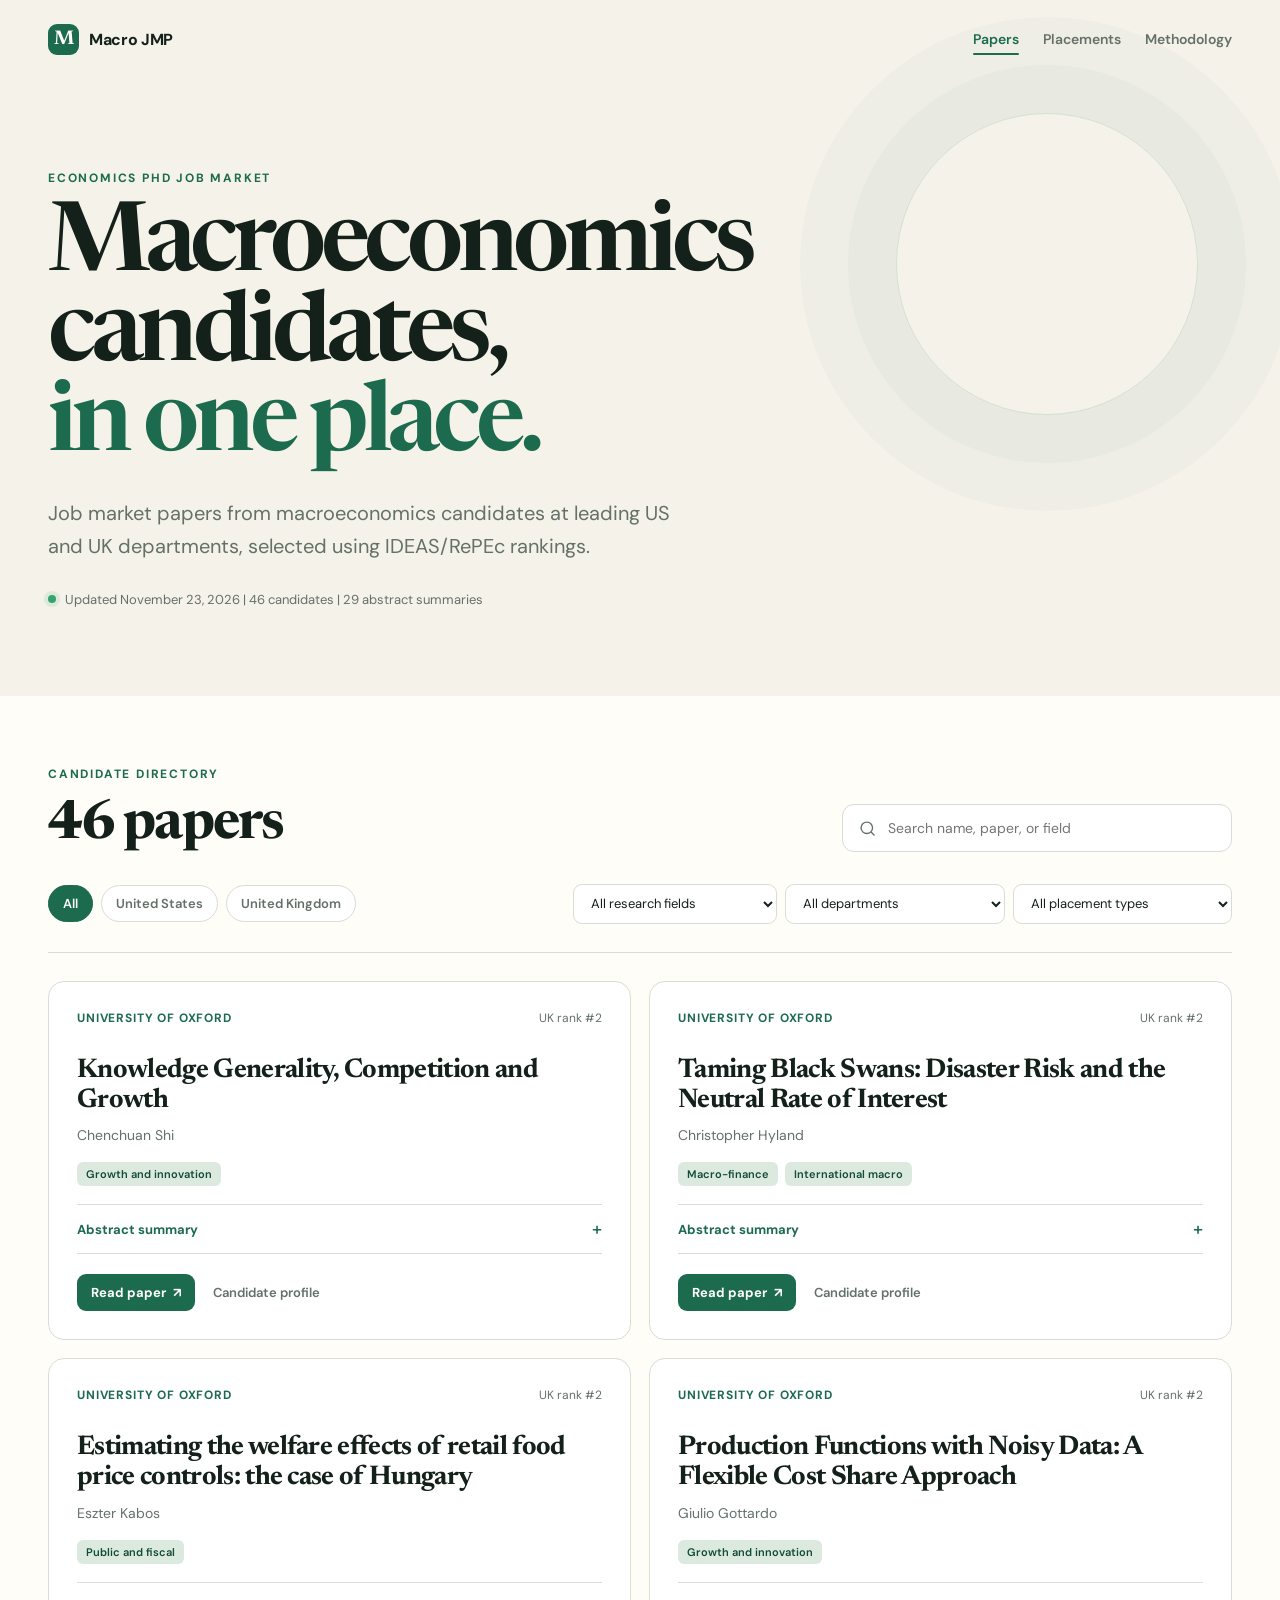
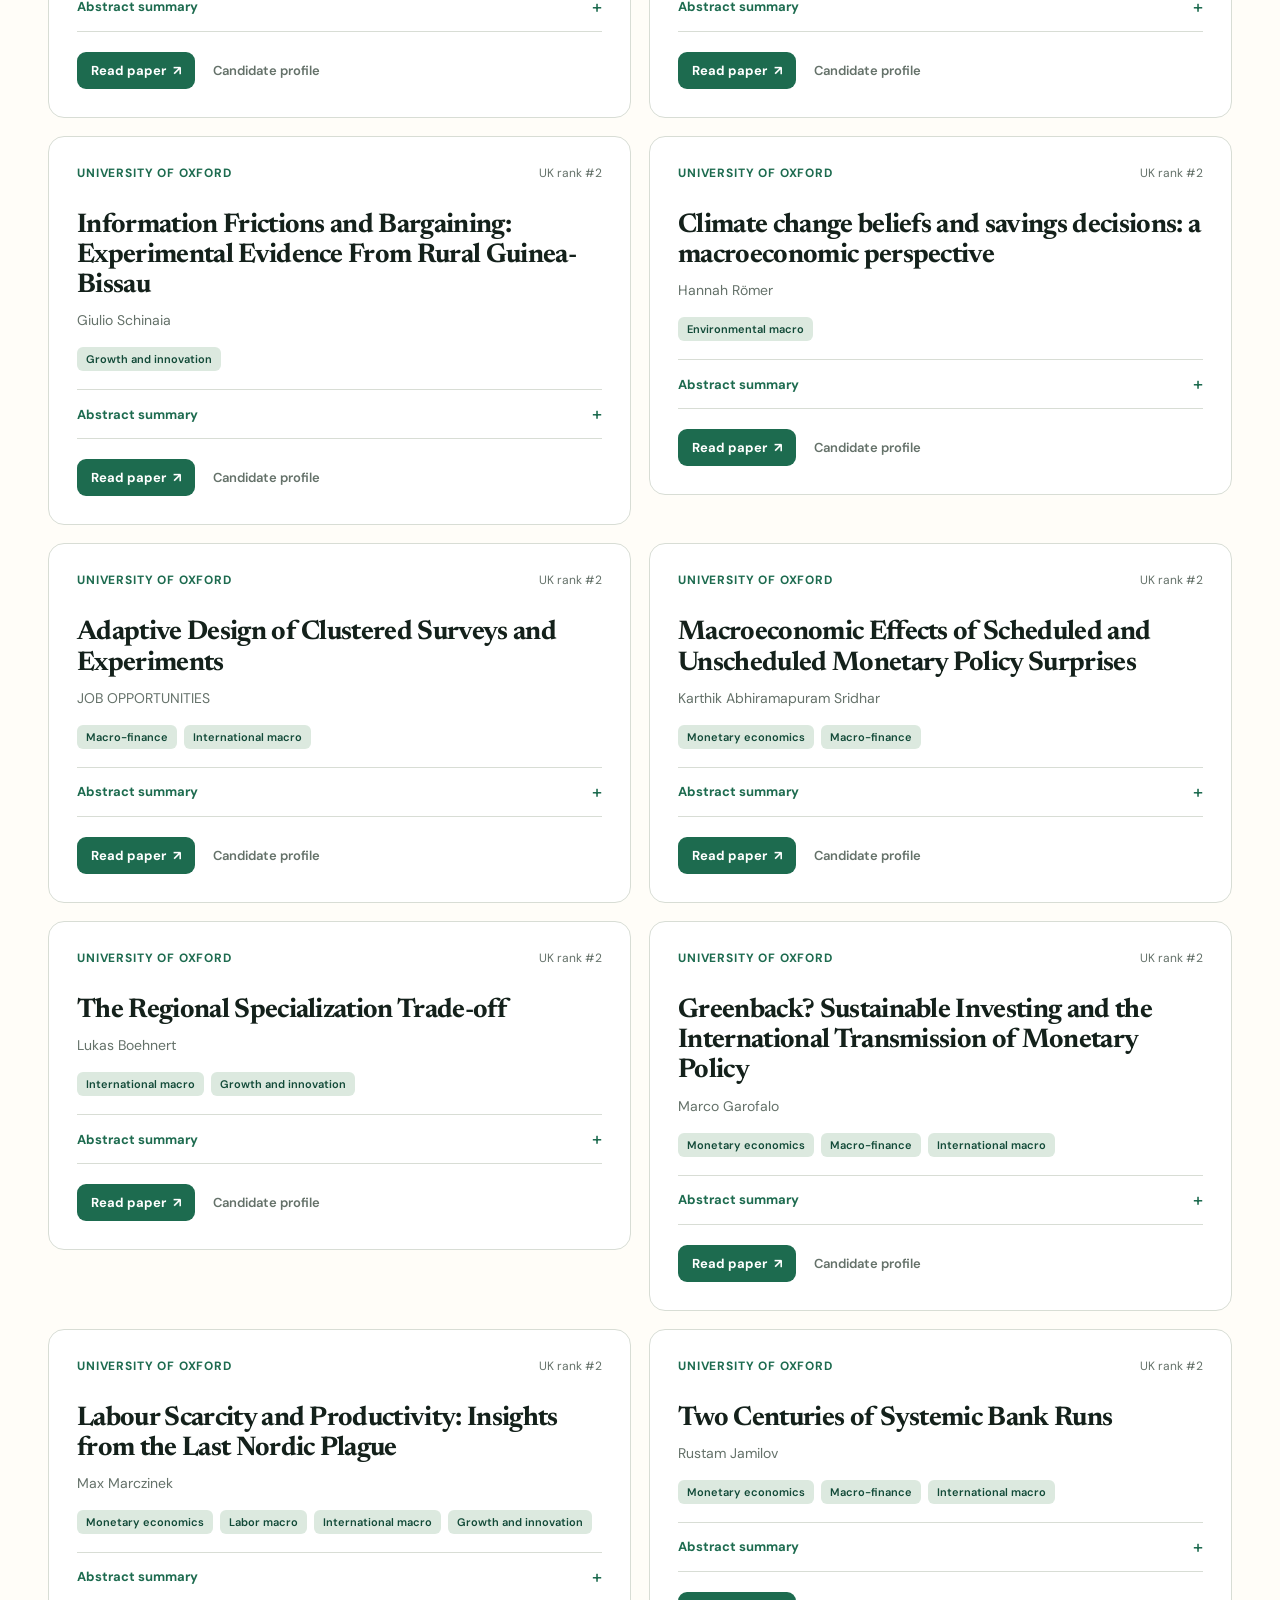
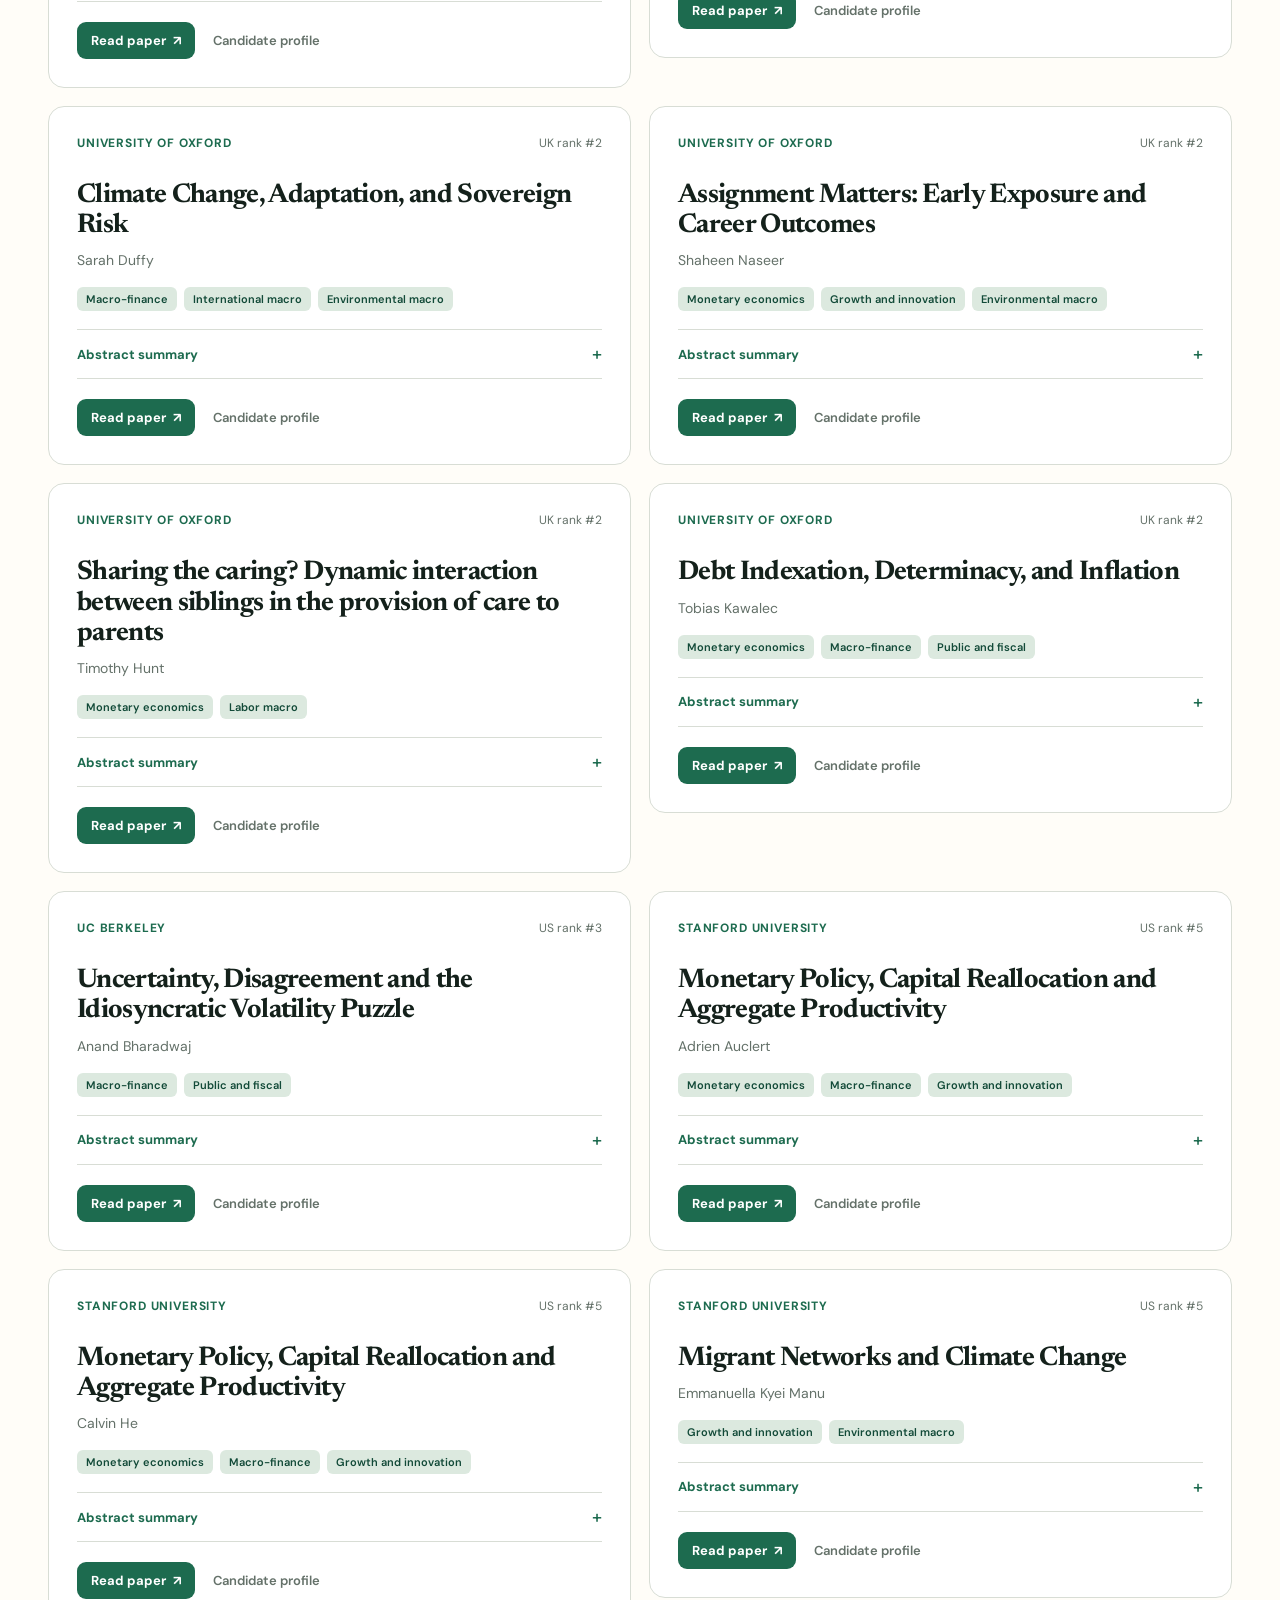
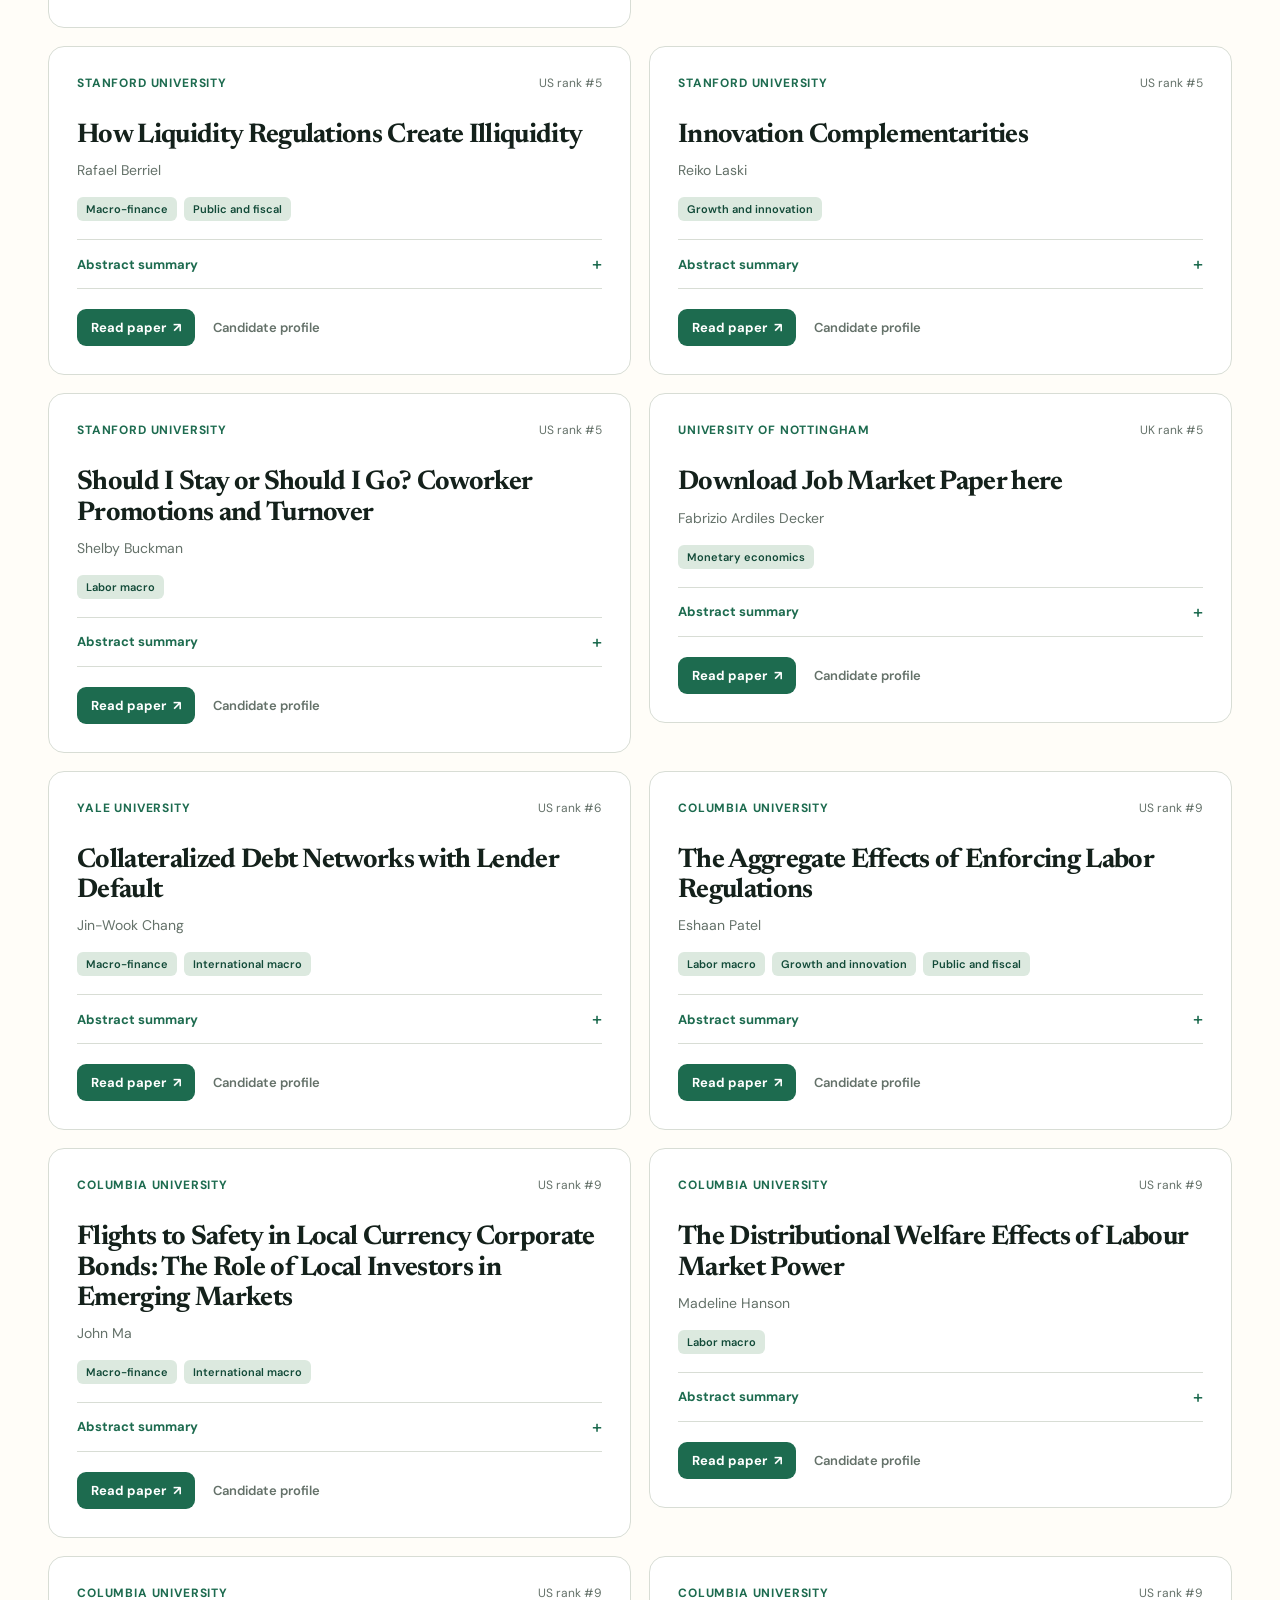
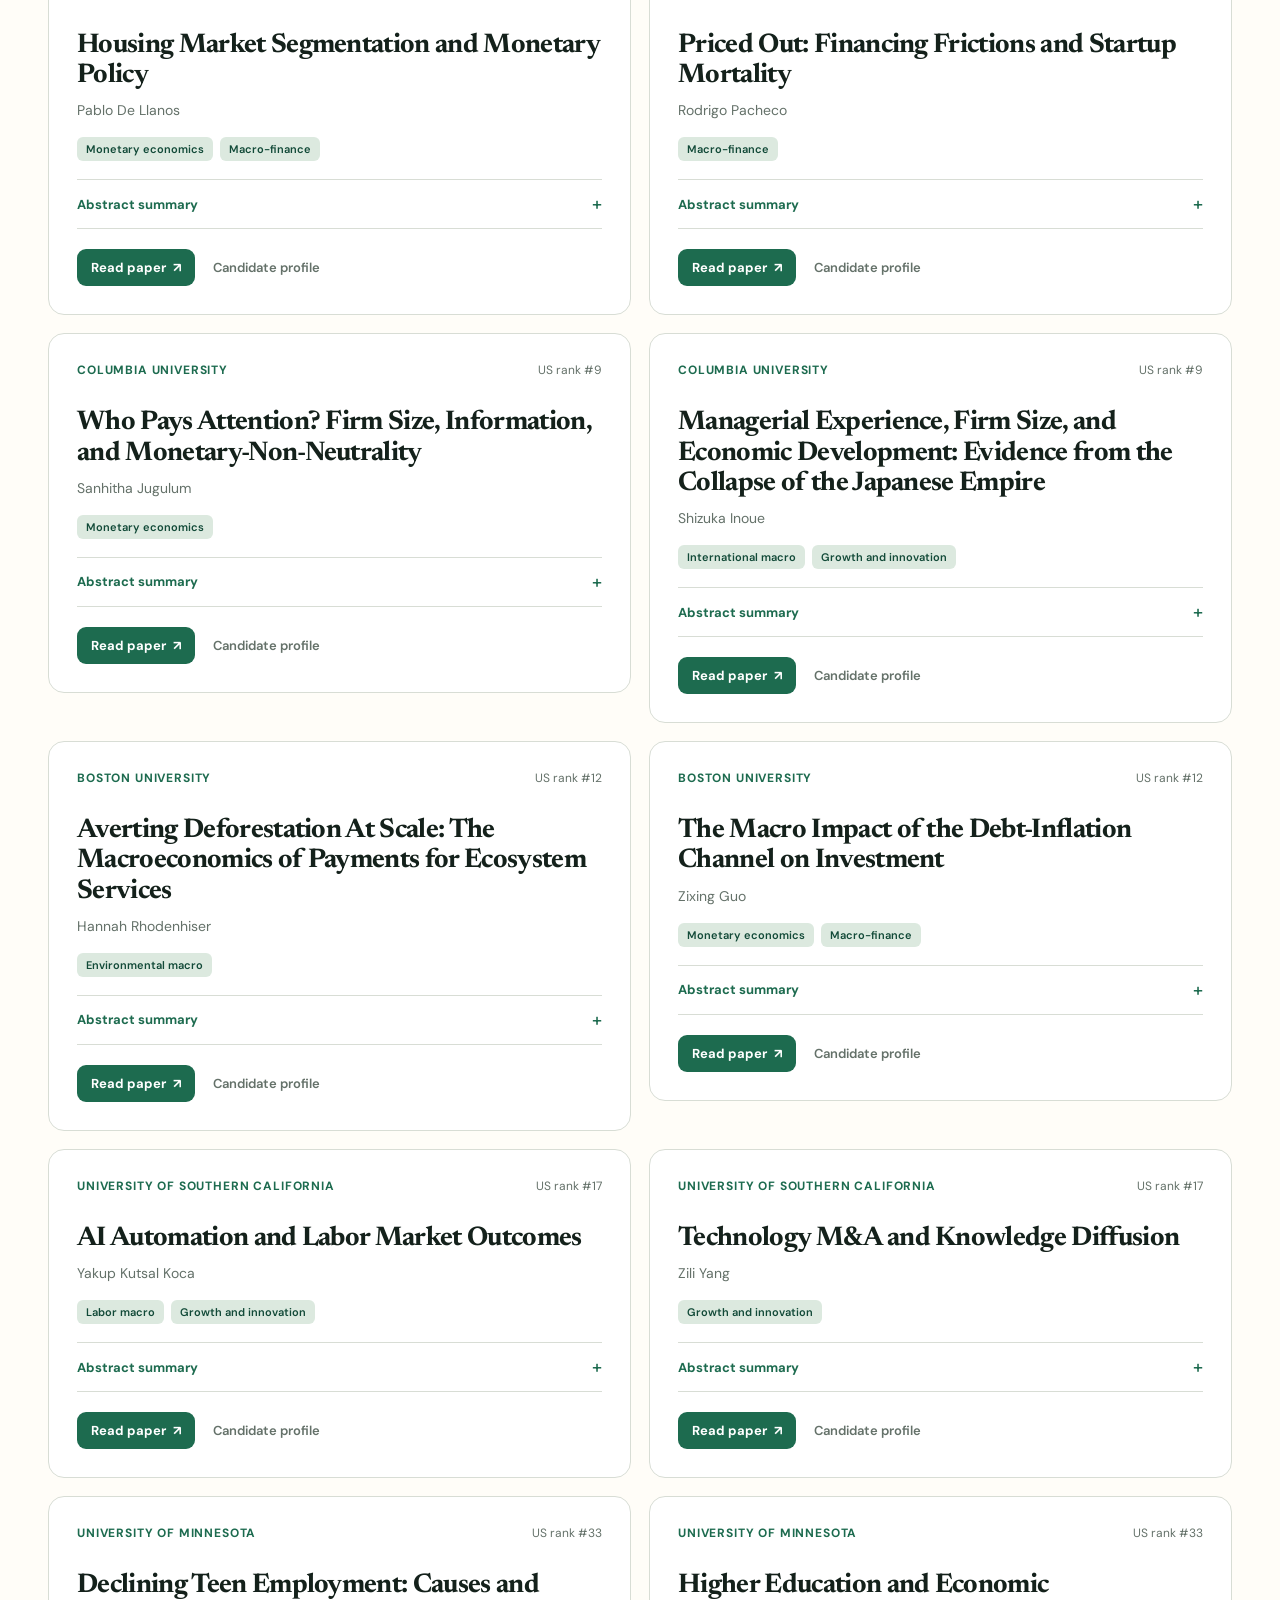
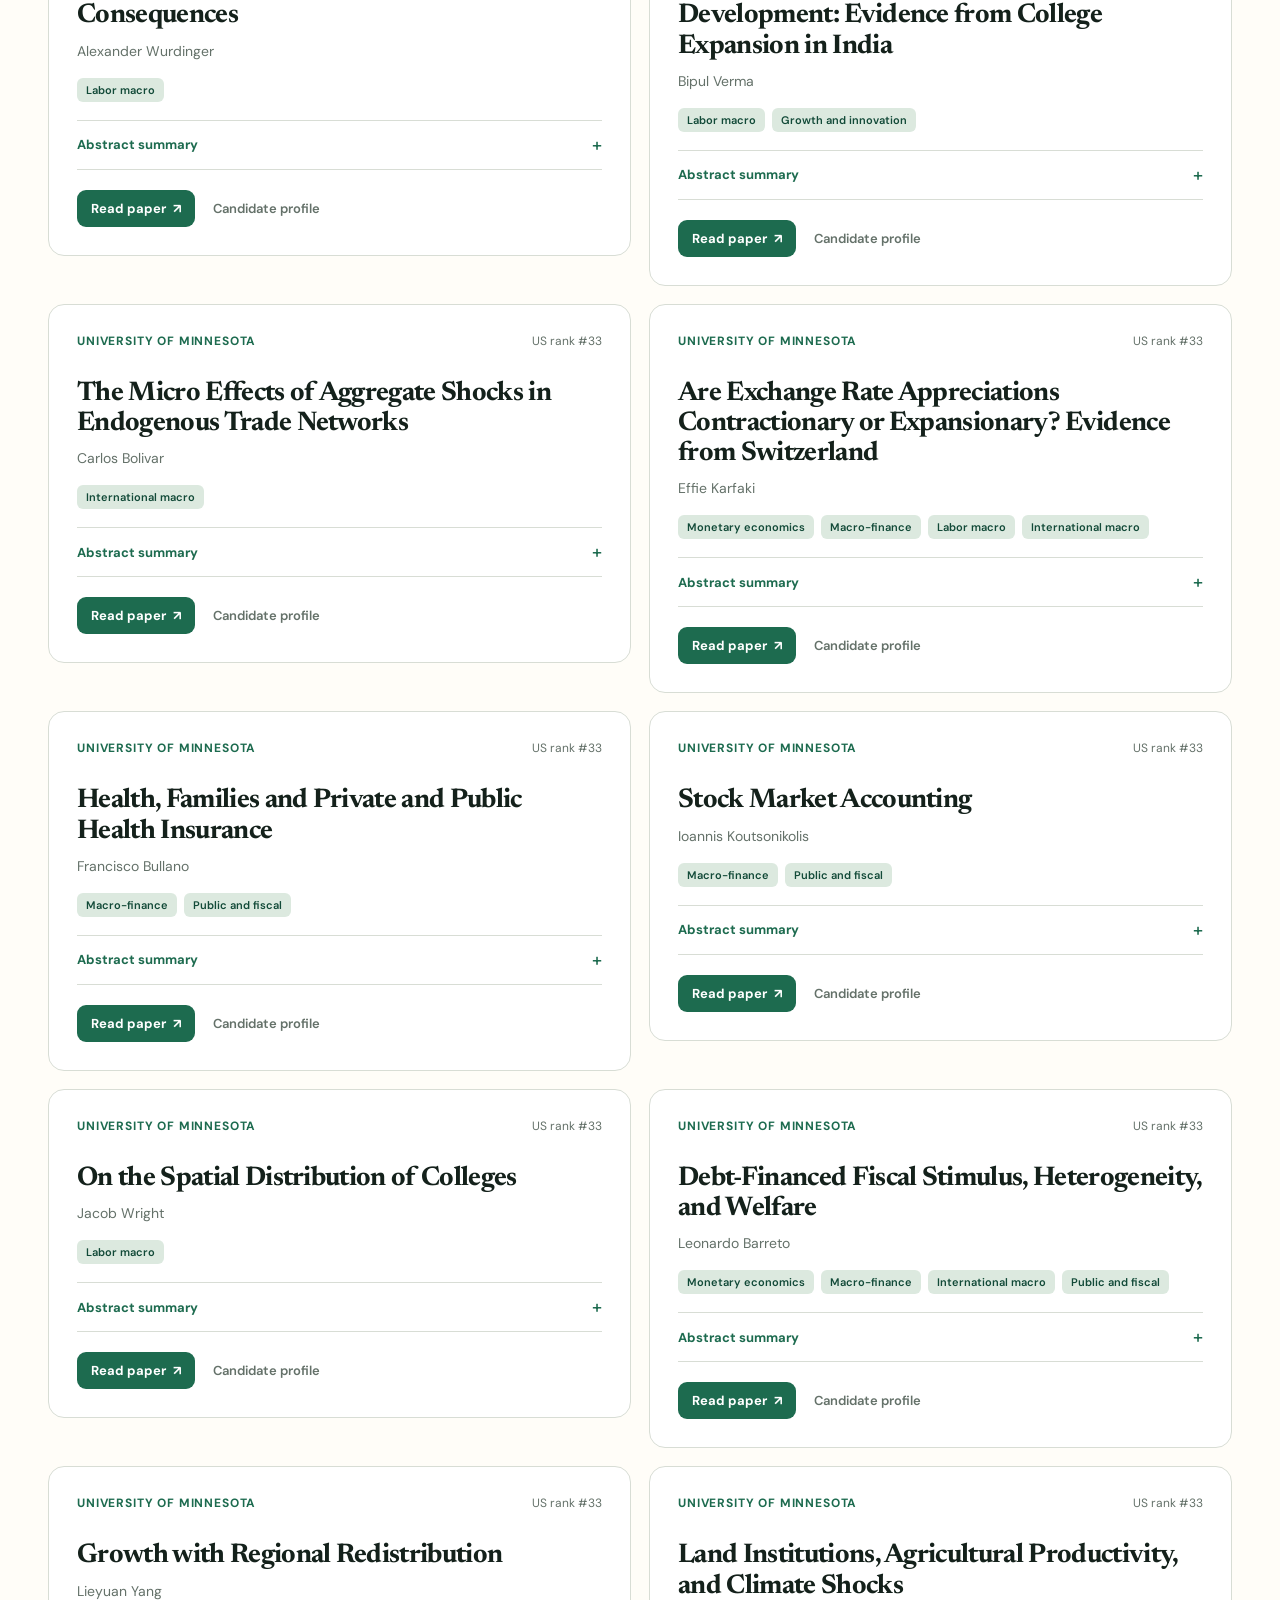
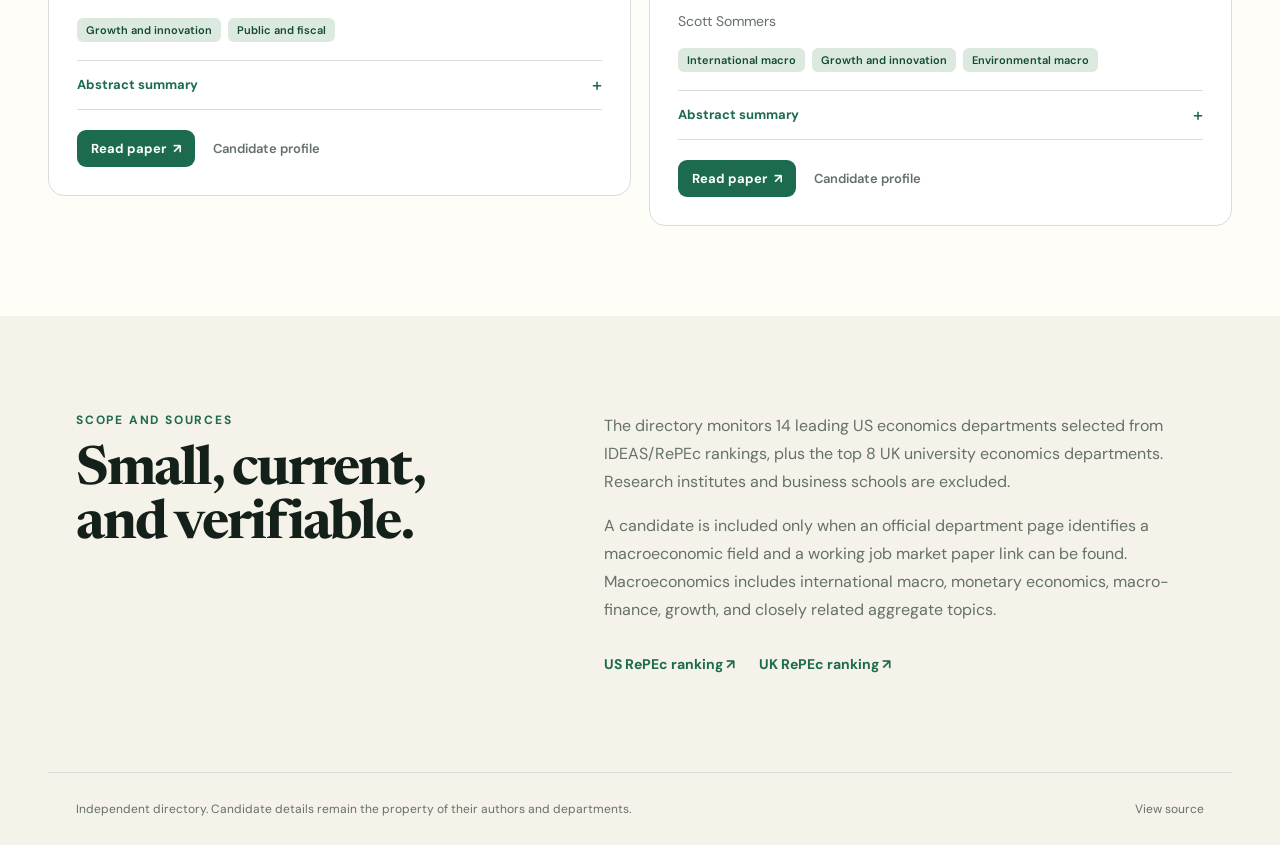
<file: index.html>
<!doctype html>
<html lang="en">
<head>
  <meta charset="utf-8">
  <meta name="viewport" content="width=device-width, initial-scale=1">
  <meta name="description" content="Current macroeconomics PhD job market candidates from leading US and UK economics departments, with links to their job market papers.">
  <title>Macro Job Market Papers</title>
  <link rel="preconnect" href="https://fonts.googleapis.com">
  <link rel="preconnect" href="https://fonts.gstatic.com" crossorigin>
  <link href="https://fonts.googleapis.com/css2?family=DM+Sans:wght@400;500;600;700&family=Newsreader:opsz,wght@6..72,600&display=swap" rel="stylesheet">
  <link rel="stylesheet" href="static/styles.css?v=20260615-4">
  <script src="static/app.js?v=20261013-1" defer></script>
</head>
<body>
  <header class="site-header">
    <a class="brand" href="./" aria-label="Macro Job Market Papers home">
      <span class="brand-mark">M</span>
      <span>Macro JMP</span>
    </a>
    <nav class="site-nav" aria-label="Primary navigation">
      <a href="./" aria-current="page">Papers</a>
      <a href="placements.html">Placements</a>
      <a href="#methodology">Methodology</a>
    </nav>
  </header>

  <main>
    <section class="hero">
      <div class="eyebrow">Economics PhD job market</div>
      <h1>Macroeconomics candidates,<br><span>in one place.</span></h1>
      <p class="hero-copy">Job market papers from macroeconomics candidates at leading US and UK departments, selected using IDEAS/RePEc rankings.</p>
      <div class="status-line" aria-live="polite">
        <span class="status-dot"></span>
        <span id="updated-label">Loading latest data...</span>
      </div>
    </section>

    <section class="explorer" aria-labelledby="papers-heading">
      <div class="explorer-heading">
        <div>
          <p class="section-kicker">Candidate directory</p>
          <h2 id="papers-heading"><span id="result-count">0</span> papers</h2>
        </div>
        <label class="search-box">
          <span class="sr-only">Search candidates and papers</span>
          <svg viewBox="0 0 24 24" aria-hidden="true"><path d="m21 21-4.35-4.35m2.35-5.15a7.5 7.5 0 1 1-15 0 7.5 7.5 0 0 1 15 0Z"/></svg>
          <input id="search-input" type="search" placeholder="Search name, paper, or field">
        </label>
      </div>

      <div class="filters" aria-label="Candidate filters">
        <div class="filter-group" role="group" aria-label="Country">
          <button class="filter-chip active" type="button" data-country="all">All</button>
          <button class="filter-chip" type="button" data-country="US">United States</button>
          <button class="filter-chip" type="button" data-country="UK">United Kingdom</button>
        </div>
        <div class="select-filters">
          <label class="select-wrap">
            <span class="sr-only">Filter by research field</span>
            <select id="topic-filter">
              <option value="all">All research fields</option>
            </select>
          </label>
          <label class="select-wrap">
            <span class="sr-only">Filter by department</span>
            <select id="institution-filter">
              <option value="all">All departments</option>
            </select>
          </label>
          <label class="select-wrap">
            <span class="sr-only">Filter by placement type</span>
            <select id="placement-type-filter">
              <option value="all">All placement types</option>
            </select>
          </label>
        </div>
      </div>

      <div id="paper-grid" class="paper-grid"></div>
      <div id="empty-state" class="empty-state" hidden>
        <h3>No matching papers</h3>
        <p>Try a broader search or clear a filter.</p>
        <button id="clear-filters" type="button">Clear filters</button>
      </div>
    </section>

    <section id="methodology" class="methodology">
      <div>
        <p class="section-kicker">Scope and sources</p>
        <h2>Small, current, and verifiable.</h2>
      </div>
      <div class="method-copy">
        <p>The directory monitors 14 leading US economics departments selected from IDEAS/RePEc rankings, plus the top 8 UK university economics departments. Research institutes and business schools are excluded.</p>
        <p>A candidate is included only when an official department page identifies a macroeconomic field and a working job market paper link can be found. Macroeconomics includes international macro, monetary economics, macro-finance, growth, and closely related aggregate topics.</p>
        <div class="source-links">
          <a id="us-ranking-link" href="https://ideas.repec.org/top/top.usecondept.html" target="_blank" rel="noopener">US RePEc ranking <span>↗</span></a>
          <a id="uk-ranking-link" href="https://ideas.repec.org/top/top.uk.html" target="_blank" rel="noopener">UK RePEc ranking <span>↗</span></a>
        </div>
      </div>
    </section>
  </main>

  <footer>
    <p>Independent directory. Candidate details remain the property of their authors and departments.</p>
    <a href="https://github.com/Souvikecon/econmarket" target="_blank" rel="noopener">View source</a>
  </footer>
</body>
</html>
</file>
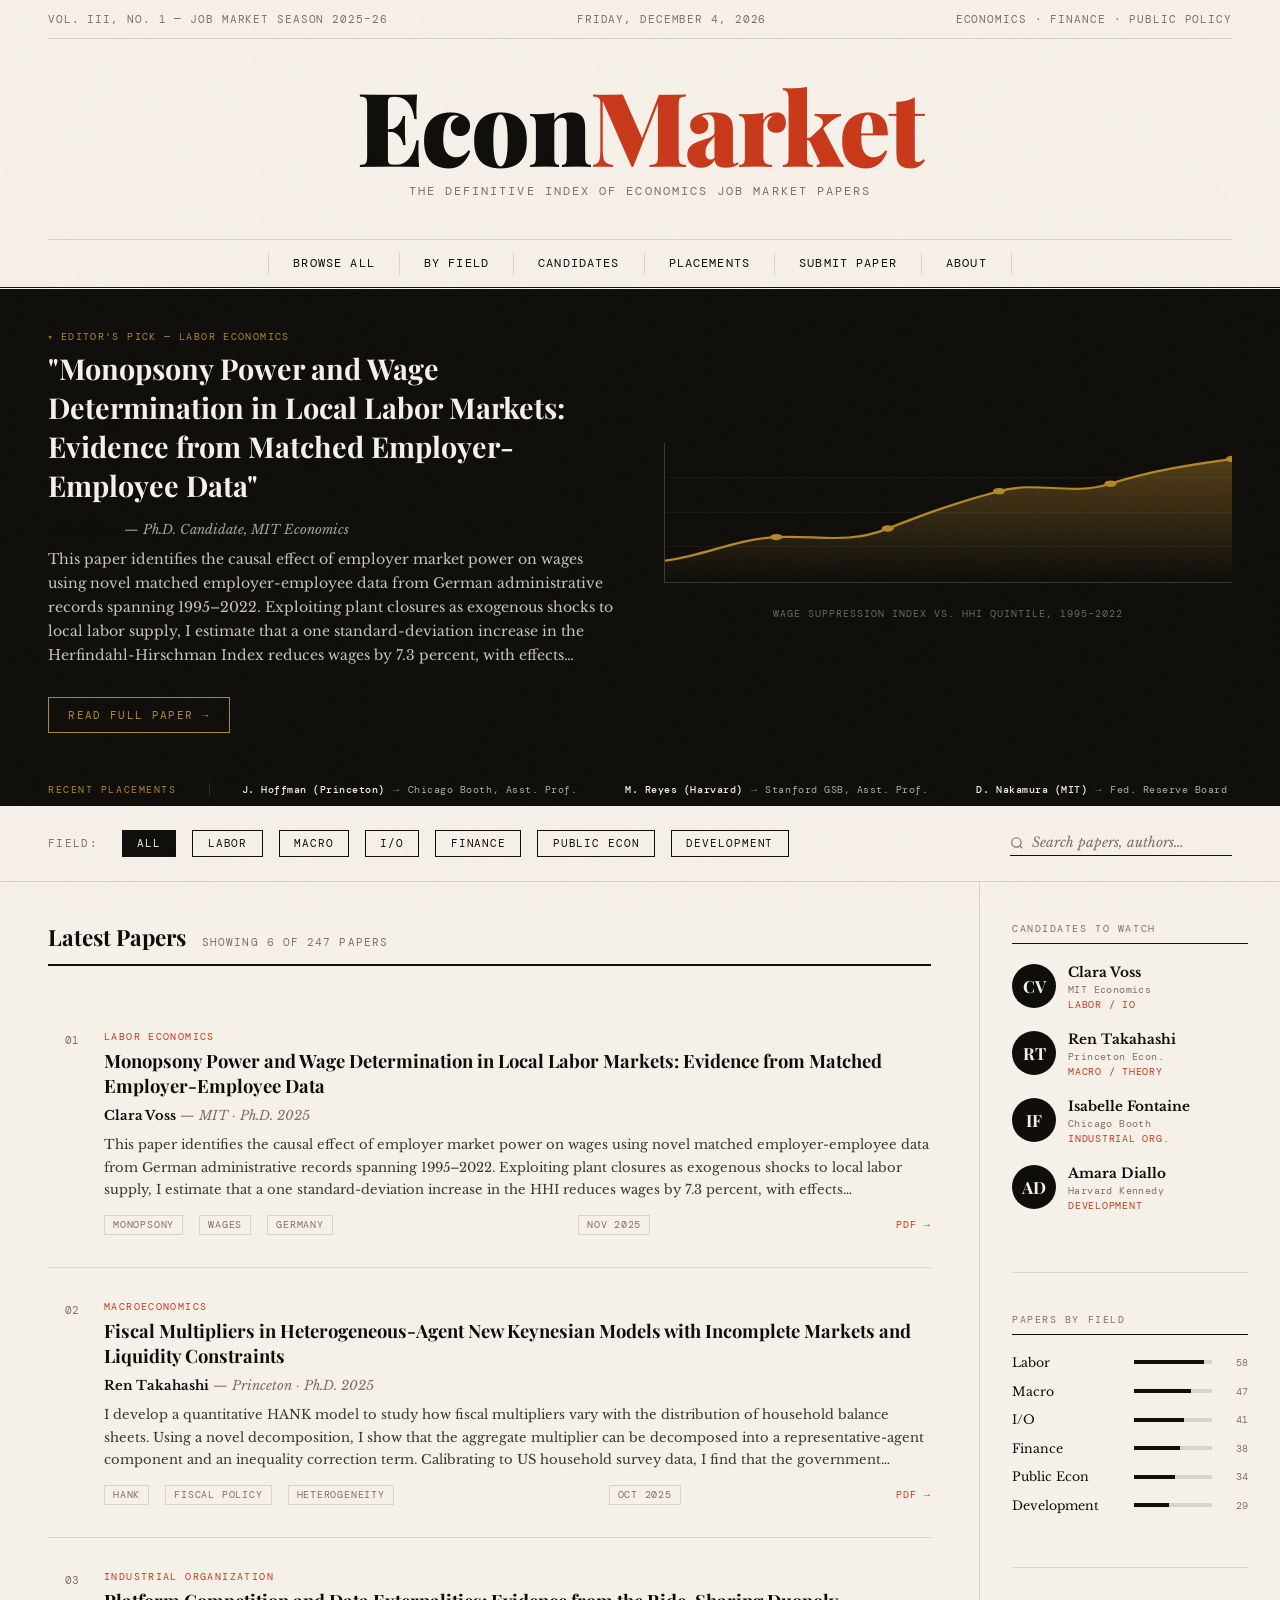
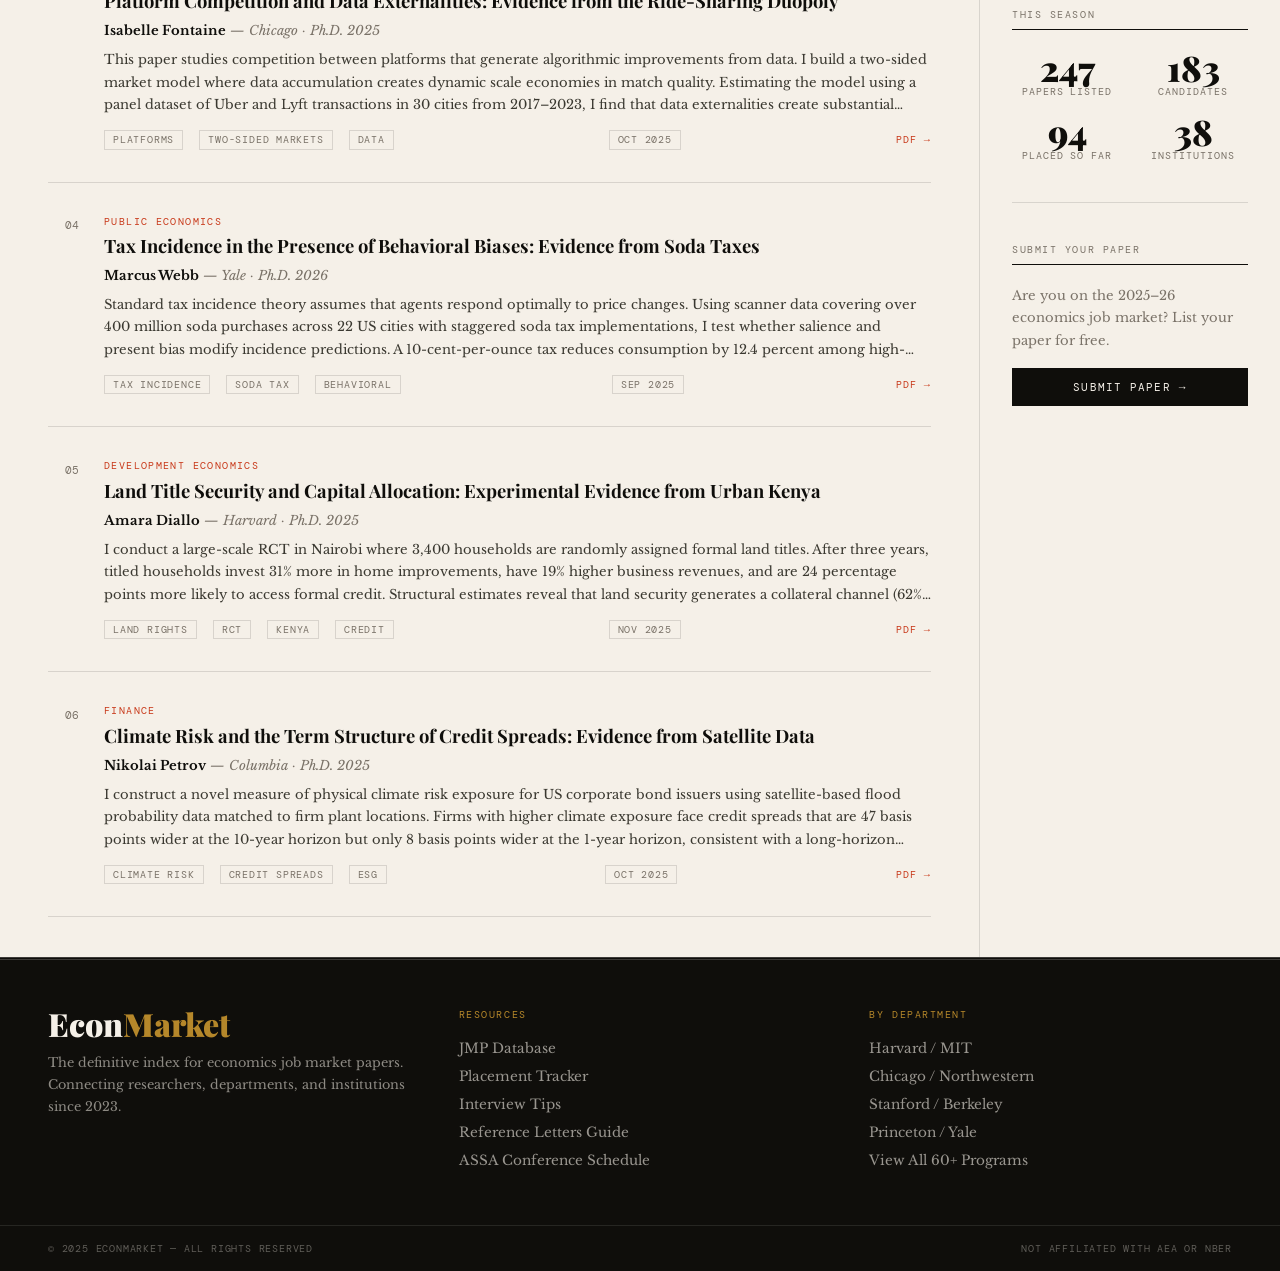
<file: econ-jmp.html>
<!DOCTYPE html>
<html lang="en">
<head>
<meta charset="UTF-8">
<meta name="viewport" content="width=device-width, initial-scale=1.0">
<title>EconMarket — Job Market Papers 2025</title>
<link href="https://fonts.googleapis.com/css2?family=Playfair+Display:ital,wght@0,400;0,700;0,900;1,400;1,700&family=DM+Mono:wght@300;400;500&family=Libre+Baskerville:ital,wght@0,400;0,700;1,400&display=swap" rel="stylesheet">
<style>
  :root {
    --ink: #0f0e0b;
    --paper: #f5f0e8;
    --cream: #ede8db;
    --accent: #c8391a;
    --gold: #b5872a;
    --muted: #7a7268;
    --rule: rgba(15,14,11,0.12);
  }

  *, *::before, *::after { box-sizing: border-box; margin: 0; padding: 0; }

  html { font-size: 16px; scroll-behavior: smooth; }

  body {
    background: var(--paper);
    color: var(--ink);
    font-family: 'Libre Baskerville', Georgia, serif;
    min-height: 100vh;
    overflow-x: hidden;
  }

  /* NOISE TEXTURE OVERLAY */
  body::before {
    content: '';
    position: fixed;
    inset: 0;
    background-image: url("data:image/svg+xml,%3Csvg viewBox='0 0 256 256' xmlns='http://www.w3.org/2000/svg'%3E%3Cfilter id='noise'%3E%3CfeTurbulence type='fractalNoise' baseFrequency='0.9' numOctaves='4' stitchTiles='stitch'/%3E%3C/filter%3E%3Crect width='100%25' height='100%25' filter='url(%23noise)' opacity='0.04'/%3E%3C/svg%3E");
    pointer-events: none;
    z-index: 1000;
    opacity: 0.4;
  }

  /* MASTHEAD */
  .masthead {
    border-bottom: 3px double var(--ink);
    padding: 0 3rem;
    background: var(--paper);
  }

  .masthead-top {
    display: flex;
    align-items: center;
    justify-content: space-between;
    padding: 0.75rem 0;
    border-bottom: 1px solid var(--rule);
    font-family: 'DM Mono', monospace;
    font-size: 0.7rem;
    color: var(--muted);
    letter-spacing: 0.08em;
    text-transform: uppercase;
  }

  .masthead-main {
    text-align: center;
    padding: 2.5rem 0 1.5rem;
  }

  .site-title {
    font-family: 'Playfair Display', serif;
    font-size: clamp(3.5rem, 8vw, 7rem);
    font-weight: 900;
    letter-spacing: -0.02em;
    line-height: 0.9;
    color: var(--ink);
  }

  .site-title .accent { color: var(--accent); }

  .site-tagline {
    font-family: 'DM Mono', monospace;
    font-size: 0.72rem;
    color: var(--muted);
    letter-spacing: 0.18em;
    text-transform: uppercase;
    margin-top: 0.8rem;
  }

  .masthead-nav {
    display: flex;
    justify-content: center;
    gap: 0;
    padding: 0.75rem 0;
    border-top: 1px solid var(--rule);
    margin-top: 1rem;
    font-family: 'DM Mono', monospace;
    font-size: 0.72rem;
    letter-spacing: 0.1em;
    text-transform: uppercase;
  }

  .masthead-nav a {
    color: var(--ink);
    text-decoration: none;
    padding: 0.25rem 1.5rem;
    border-right: 1px solid var(--rule);
    transition: color 0.15s;
  }
  .masthead-nav a:first-child { border-left: 1px solid var(--rule); }
  .masthead-nav a:hover { color: var(--accent); }

  /* HERO SECTION */
  .hero-bar {
    background: var(--ink);
    color: var(--paper);
    padding: 1rem 3rem;
    display: flex;
    align-items: center;
    justify-content: space-between;
    gap: 2rem;
  }

  .hero-bar-text {
    font-family: 'Playfair Display', serif;
    font-size: 1.1rem;
    font-style: italic;
    color: var(--cream);
  }

  .hero-bar-stat {
    font-family: 'DM Mono', monospace;
    font-size: 0.68rem;
    letter-spacing: 0.12em;
    text-transform: uppercase;
    color: rgba(245,240,232,0.5);
    white-space: nowrap;
  }

  .hero-bar-stat span {
    color: var(--gold);
    font-size: 1.4rem;
    font-weight: 500;
    display: block;
    letter-spacing: -0.02em;
  }

  /* FILTERS */
  .filters-bar {
    padding: 1.5rem 3rem;
    border-bottom: 1px solid var(--rule);
    display: flex;
    align-items: center;
    gap: 1rem;
    flex-wrap: wrap;
  }

  .filter-label {
    font-family: 'DM Mono', monospace;
    font-size: 0.68rem;
    text-transform: uppercase;
    letter-spacing: 0.12em;
    color: var(--muted);
    margin-right: 0.5rem;
  }

  .filter-btn {
    font-family: 'DM Mono', monospace;
    font-size: 0.7rem;
    letter-spacing: 0.08em;
    text-transform: uppercase;
    border: 1px solid var(--ink);
    background: transparent;
    color: var(--ink);
    padding: 0.35rem 0.9rem;
    cursor: pointer;
    transition: all 0.15s;
  }

  .filter-btn:hover, .filter-btn.active {
    background: var(--ink);
    color: var(--paper);
  }

  .filter-btn.active {
    border-color: var(--ink);
  }

  .search-wrap {
    margin-left: auto;
    display: flex;
    align-items: center;
    border-bottom: 1.5px solid var(--ink);
    gap: 0.5rem;
  }

  .search-wrap input {
    background: transparent;
    border: none;
    outline: none;
    font-family: 'Libre Baskerville', serif;
    font-size: 0.85rem;
    color: var(--ink);
    padding: 0.25rem 0;
    width: 200px;
  }

  .search-wrap input::placeholder { color: var(--muted); font-style: italic; }

  .search-icon {
    width: 14px;
    height: 14px;
    color: var(--muted);
    flex-shrink: 0;
  }

  /* MAIN LAYOUT */
  .main-layout {
    display: grid;
    grid-template-columns: 1fr 300px;
    min-height: calc(100vh - 300px);
  }

  .papers-col {
    border-right: 1px solid var(--rule);
    padding: 2.5rem 3rem;
  }

  .sidebar {
    padding: 2.5rem 2rem;
  }

  /* PAPER CARDS */
  .section-header {
    display: flex;
    align-items: baseline;
    gap: 1rem;
    margin-bottom: 2rem;
    padding-bottom: 0.75rem;
    border-bottom: 2px solid var(--ink);
  }

  .section-title {
    font-family: 'Playfair Display', serif;
    font-size: 1.4rem;
    font-weight: 700;
  }

  .section-count {
    font-family: 'DM Mono', monospace;
    font-size: 0.68rem;
    color: var(--muted);
    letter-spacing: 0.1em;
    text-transform: uppercase;
  }

  .paper-card {
    border-bottom: 1px solid var(--rule);
    padding: 2rem 0;
    display: grid;
    grid-template-columns: auto 1fr;
    gap: 1.5rem;
    animation: fadeUp 0.4s ease both;
    cursor: pointer;
    transition: background 0.15s;
  }

  .paper-card:hover { background: var(--cream); margin: 0 -1.5rem; padding-left: 1.5rem; padding-right: 1.5rem; }

  @keyframes fadeUp {
    from { opacity: 0; transform: translateY(12px); }
    to { opacity: 1; transform: translateY(0); }
  }

  .paper-card:nth-child(1) { animation-delay: 0.05s; }
  .paper-card:nth-child(2) { animation-delay: 0.1s; }
  .paper-card:nth-child(3) { animation-delay: 0.15s; }
  .paper-card:nth-child(4) { animation-delay: 0.2s; }
  .paper-card:nth-child(5) { animation-delay: 0.25s; }
  .paper-card:nth-child(6) { animation-delay: 0.3s; }

  .paper-num {
    font-family: 'DM Mono', monospace;
    font-size: 0.68rem;
    color: var(--muted);
    padding-top: 0.2rem;
    letter-spacing: 0.05em;
    min-width: 2rem;
    text-align: right;
  }

  .paper-body {}

  .paper-field {
    font-family: 'DM Mono', monospace;
    font-size: 0.62rem;
    letter-spacing: 0.14em;
    text-transform: uppercase;
    color: var(--accent);
    margin-bottom: 0.4rem;
  }

  .paper-title {
    font-family: 'Playfair Display', serif;
    font-size: 1.15rem;
    font-weight: 700;
    line-height: 1.35;
    color: var(--ink);
    margin-bottom: 0.5rem;
  }

  .paper-title:hover { text-decoration: underline; text-underline-offset: 3px; }

  .paper-author {
    font-size: 0.82rem;
    color: var(--muted);
    margin-bottom: 0.65rem;
    font-style: italic;
  }

  .paper-author strong {
    color: var(--ink);
    font-style: normal;
    font-weight: 700;
  }

  .paper-abstract {
    font-size: 0.82rem;
    line-height: 1.7;
    color: #3a3830;
    display: -webkit-box;
    -webkit-line-clamp: 3;
    -webkit-box-orient: vertical;
    overflow: hidden;
    margin-bottom: 0.85rem;
  }

  .paper-meta {
    display: flex;
    gap: 1rem;
    align-items: center;
    flex-wrap: wrap;
  }

  .paper-tag {
    font-family: 'DM Mono', monospace;
    font-size: 0.62rem;
    letter-spacing: 0.08em;
    text-transform: uppercase;
    border: 1px solid var(--rule);
    padding: 0.15rem 0.5rem;
    color: var(--muted);
  }

  .paper-link {
    font-family: 'DM Mono', monospace;
    font-size: 0.65rem;
    letter-spacing: 0.1em;
    text-transform: uppercase;
    color: var(--accent);
    text-decoration: none;
    margin-left: auto;
    display: flex;
    align-items: center;
    gap: 0.3rem;
  }

  .paper-link:hover { text-decoration: underline; }

  .featured-badge {
    display: inline-block;
    background: var(--ink);
    color: var(--paper);
    font-family: 'DM Mono', monospace;
    font-size: 0.58rem;
    letter-spacing: 0.12em;
    text-transform: uppercase;
    padding: 0.15rem 0.5rem;
    margin-bottom: 0.4rem;
  }

  /* FEATURED PAPER */
  .featured-paper {
    background: var(--ink);
    color: var(--paper);
    padding: 2.5rem 3rem;
    margin-bottom: 0;
    display: grid;
    grid-template-columns: 1fr 1fr;
    gap: 3rem;
    align-items: center;
    animation: fadeUp 0.5s ease 0.02s both;
  }

  .featured-paper .paper-field { color: var(--gold); }
  .featured-paper .paper-title {
    font-size: 1.8rem;
    color: var(--paper);
    margin-bottom: 1rem;
  }
  .featured-paper .paper-author { color: rgba(245,240,232,0.65); }
  .featured-paper .paper-abstract {
    color: rgba(245,240,232,0.8);
    -webkit-line-clamp: 5;
    font-size: 0.88rem;
  }

  .featured-visual {
    display: flex;
    flex-direction: column;
    align-items: center;
    justify-content: center;
    gap: 1.5rem;
  }

  .mini-chart {
    width: 100%;
    height: 140px;
    border-bottom: 1px solid rgba(245,240,232,0.2);
    border-left: 1px solid rgba(245,240,232,0.2);
    position: relative;
    overflow: hidden;
  }

  .mini-chart svg { width: 100%; height: 100%; }

  .chart-caption {
    font-family: 'DM Mono', monospace;
    font-size: 0.62rem;
    letter-spacing: 0.1em;
    text-transform: uppercase;
    color: rgba(245,240,232,0.4);
    text-align: center;
  }

  .featured-cta {
    display: inline-flex;
    align-items: center;
    gap: 0.5rem;
    border: 1px solid var(--gold);
    color: var(--gold);
    font-family: 'DM Mono', monospace;
    font-size: 0.7rem;
    letter-spacing: 0.12em;
    text-transform: uppercase;
    padding: 0.6rem 1.2rem;
    text-decoration: none;
    margin-top: 1rem;
    transition: all 0.15s;
  }

  .featured-cta:hover {
    background: var(--gold);
    color: var(--ink);
  }

  /* SIDEBAR */
  .sidebar-section {
    margin-bottom: 2.5rem;
    padding-bottom: 2.5rem;
    border-bottom: 1px solid var(--rule);
  }

  .sidebar-section:last-child { border-bottom: none; }

  .sidebar-title {
    font-family: 'DM Mono', monospace;
    font-size: 0.65rem;
    letter-spacing: 0.15em;
    text-transform: uppercase;
    color: var(--muted);
    margin-bottom: 1.25rem;
    padding-bottom: 0.5rem;
    border-bottom: 1px solid var(--ink);
  }

  .author-card {
    display: flex;
    gap: 0.75rem;
    margin-bottom: 1.25rem;
    align-items: flex-start;
    cursor: pointer;
  }

  .author-avatar {
    width: 44px;
    height: 44px;
    border-radius: 50%;
    background: var(--ink);
    color: var(--paper);
    display: flex;
    align-items: center;
    justify-content: center;
    font-family: 'Playfair Display', serif;
    font-size: 1.05rem;
    font-weight: 700;
    flex-shrink: 0;
  }

  .author-info {}

  .author-name {
    font-size: 0.85rem;
    font-weight: 700;
    margin-bottom: 0.1rem;
  }

  .author-school {
    font-family: 'DM Mono', monospace;
    font-size: 0.62rem;
    color: var(--muted);
    letter-spacing: 0.04em;
  }

  .author-field {
    font-family: 'DM Mono', monospace;
    font-size: 0.6rem;
    letter-spacing: 0.08em;
    text-transform: uppercase;
    color: var(--accent);
    margin-top: 0.15rem;
  }

  /* Field stats */
  .field-row {
    display: flex;
    align-items: center;
    gap: 0.75rem;
    margin-bottom: 0.85rem;
    font-size: 0.82rem;
  }

  .field-name {
    width: 110px;
    font-size: 0.78rem;
    flex-shrink: 0;
  }

  .field-bar-wrap {
    flex: 1;
    height: 4px;
    background: var(--rule);
    position: relative;
  }

  .field-bar {
    height: 100%;
    background: var(--ink);
    transition: width 1s ease;
  }

  .field-count {
    font-family: 'DM Mono', monospace;
    font-size: 0.65rem;
    color: var(--muted);
    width: 24px;
    text-align: right;
    flex-shrink: 0;
  }

  /* PLACEMENT TICKER */
  .ticker-wrap {
    background: var(--ink);
    color: var(--paper);
    padding: 0.6rem 3rem;
    overflow: hidden;
    display: flex;
    gap: 0;
    border-top: 1px solid var(--rule);
  }

  .ticker-label {
    font-family: 'DM Mono', monospace;
    font-size: 0.65rem;
    letter-spacing: 0.15em;
    text-transform: uppercase;
    color: var(--gold);
    padding-right: 2rem;
    border-right: 1px solid rgba(245,240,232,0.15);
    margin-right: 2rem;
    white-space: nowrap;
    flex-shrink: 0;
    display: flex;
    align-items: center;
  }

  .ticker-track {
    overflow: hidden;
    flex: 1;
  }

  .ticker-inner {
    display: flex;
    gap: 3rem;
    animation: ticker 30s linear infinite;
    white-space: nowrap;
  }

  .ticker-item {
    font-family: 'DM Mono', monospace;
    font-size: 0.65rem;
    letter-spacing: 0.05em;
    color: rgba(245,240,232,0.7);
    flex-shrink: 0;
  }

  .ticker-item .name { color: var(--paper); font-weight: 500; }
  .ticker-item .arrow { color: var(--gold); margin: 0 0.5rem; }

  @keyframes ticker {
    from { transform: translateX(0); }
    to { transform: translateX(-50%); }
  }

  /* FOOTER */
  footer {
    background: var(--ink);
    color: var(--paper);
    padding: 3rem;
    display: grid;
    grid-template-columns: 1fr 1fr 1fr;
    gap: 3rem;
    border-top: 3px double rgba(245,240,232,0.2);
  }

  .footer-brand {
    font-family: 'Playfair Display', serif;
    font-size: 2rem;
    font-weight: 900;
    line-height: 1;
    margin-bottom: 0.75rem;
  }

  .footer-brand .accent { color: var(--gold); }

  .footer-desc {
    font-size: 0.8rem;
    color: rgba(245,240,232,0.55);
    line-height: 1.7;
  }

  .footer-col-title {
    font-family: 'DM Mono', monospace;
    font-size: 0.65rem;
    letter-spacing: 0.15em;
    text-transform: uppercase;
    color: var(--gold);
    margin-bottom: 1rem;
  }

  .footer-links { list-style: none; }
  .footer-links li { margin-bottom: 0.5rem; }
  .footer-links a {
    color: rgba(245,240,232,0.6);
    text-decoration: none;
    font-size: 0.85rem;
    transition: color 0.15s;
  }
  .footer-links a:hover { color: var(--paper); }

  .footer-bottom {
    background: var(--ink);
    border-top: 1px solid rgba(245,240,232,0.1);
    padding: 1rem 3rem;
    display: flex;
    justify-content: space-between;
    align-items: center;
  }

  .footer-bottom span {
    font-family: 'DM Mono', monospace;
    font-size: 0.62rem;
    color: rgba(245,240,232,0.35);
    letter-spacing: 0.08em;
    text-transform: uppercase;
  }

  /* MODAL */
  .modal-overlay {
    position: fixed;
    inset: 0;
    background: rgba(15,14,11,0.75);
    z-index: 500;
    display: flex;
    align-items: center;
    justify-content: center;
    padding: 2rem;
    opacity: 0;
    pointer-events: none;
    transition: opacity 0.2s;
  }

  .modal-overlay.open {
    opacity: 1;
    pointer-events: all;
  }

  .modal {
    background: var(--paper);
    max-width: 700px;
    width: 100%;
    max-height: 85vh;
    overflow-y: auto;
    padding: 3rem;
    position: relative;
    transform: translateY(20px);
    transition: transform 0.2s;
  }

  .modal-overlay.open .modal { transform: translateY(0); }

  .modal-close {
    position: absolute;
    top: 1.5rem;
    right: 1.5rem;
    background: none;
    border: none;
    cursor: pointer;
    font-family: 'DM Mono', monospace;
    font-size: 0.65rem;
    letter-spacing: 0.12em;
    text-transform: uppercase;
    color: var(--muted);
  }

  .modal-field { font-family: 'DM Mono', monospace; font-size: 0.65rem; letter-spacing: 0.14em; text-transform: uppercase; color: var(--accent); margin-bottom: 0.5rem; }
  .modal-title { font-family: 'Playfair Display', serif; font-size: 1.8rem; font-weight: 700; line-height: 1.25; margin-bottom: 0.75rem; }
  .modal-author { font-size: 0.9rem; color: var(--muted); margin-bottom: 1.5rem; font-style: italic; }
  .modal-author strong { color: var(--ink); font-style: normal; }
  .modal-section-label { font-family: 'DM Mono', monospace; font-size: 0.62rem; letter-spacing: 0.14em; text-transform: uppercase; color: var(--muted); margin-bottom: 0.5rem; margin-top: 1.5rem; }
  .modal-abstract { font-size: 0.9rem; line-height: 1.8; }
  .modal-footer { margin-top: 2rem; padding-top: 1.5rem; border-top: 1px solid var(--rule); display: flex; gap: 1rem; flex-wrap: wrap; }
  .modal-btn {
    font-family: 'DM Mono', monospace;
    font-size: 0.68rem;
    letter-spacing: 0.1em;
    text-transform: uppercase;
    padding: 0.6rem 1.2rem;
    text-decoration: none;
    cursor: pointer;
    border: 1px solid var(--ink);
    background: var(--ink);
    color: var(--paper);
    transition: all 0.15s;
  }
  .modal-btn.outline { background: transparent; color: var(--ink); }
  .modal-btn:hover { opacity: 0.8; }

  @media (max-width: 900px) {
    .main-layout { grid-template-columns: 1fr; }
    .sidebar { border-top: 1px solid var(--rule); }
    .featured-paper { grid-template-columns: 1fr; }
    .featured-visual { display: none; }
    footer { grid-template-columns: 1fr; }
    .masthead, .filters-bar, .papers-col, .sidebar, footer, .hero-bar, .ticker-wrap, .footer-bottom { padding-left: 1.5rem; padding-right: 1.5rem; }
  }
</style>
</head>
<body>

<!-- MASTHEAD -->
<header class="masthead">
  <div class="masthead-top">
    <span>Vol. III, No. 1 — Job Market Season 2025–26</span>
    <span id="datestamp">Loading date…</span>
    <span>Economics · Finance · Public Policy</span>
  </div>
  <div class="masthead-main">
    <div class="site-title">Econ<span class="accent">Market</span></div>
    <div class="site-tagline">The Definitive Index of Economics Job Market Papers</div>
  </div>
  <nav class="masthead-nav">
    <a href="#">Browse All</a>
    <a href="#">By Field</a>
    <a href="#">Candidates</a>
    <a href="#">Placements</a>
    <a href="#">Submit Paper</a>
    <a href="#">About</a>
  </nav>
</header>

<!-- FEATURED PAPER -->
<section class="featured-paper">
  <div>
    <div class="paper-field">⭑ Editor's Pick — Labor Economics</div>
    <div class="paper-title">"Monopsony Power and Wage Determination in Local Labor Markets: Evidence from Matched Employer-Employee Data"</div>
    <div class="paper-author"><strong>Clara Voss</strong> — Ph.D. Candidate, MIT Economics</div>
    <div class="paper-abstract">
      This paper identifies the causal effect of employer market power on wages using novel matched employer-employee data from German administrative records spanning 1995–2022. Exploiting plant closures as exogenous shocks to local labor supply, I estimate that a one standard-deviation increase in the Herfindahl-Hirschman Index reduces wages by 7.3 percent, with effects concentrated among non-college workers and manufacturing sectors.
    </div>
    <a href="#" class="featured-cta">Read Full Paper →</a>
  </div>
  <div class="featured-visual">
    <div class="mini-chart">
      <svg viewBox="0 0 280 130" preserveAspectRatio="none">
        <defs>
          <linearGradient id="chartGrad" x1="0" y1="0" x2="0" y2="1">
            <stop offset="0%" stop-color="#b5872a" stop-opacity="0.4"/>
            <stop offset="100%" stop-color="#b5872a" stop-opacity="0"/>
          </linearGradient>
        </defs>
        <!-- Grid lines -->
        <line x1="0" y1="32" x2="280" y2="32" stroke="rgba(245,240,232,0.1)" stroke-width="0.5"/>
        <line x1="0" y1="65" x2="280" y2="65" stroke="rgba(245,240,232,0.1)" stroke-width="0.5"/>
        <line x1="0" y1="97" x2="280" y2="97" stroke="rgba(245,240,232,0.1)" stroke-width="0.5"/>
        <!-- Area fill -->
        <path d="M0,110 C20,105 35,90 55,88 C75,86 90,95 110,80 C130,65 145,55 165,45 C185,35 200,50 220,38 C240,26 260,20 280,15 L280,130 L0,130 Z" fill="url(#chartGrad)"/>
        <!-- Line -->
        <path d="M0,110 C20,105 35,90 55,88 C75,86 90,95 110,80 C130,65 145,55 165,45 C185,35 200,50 220,38 C240,26 260,20 280,15" fill="none" stroke="#b5872a" stroke-width="2"/>
        <!-- Dots -->
        <circle cx="55" cy="88" r="3" fill="#b5872a"/>
        <circle cx="110" cy="80" r="3" fill="#b5872a"/>
        <circle cx="165" cy="45" r="3" fill="#b5872a"/>
        <circle cx="220" cy="38" r="3" fill="#b5872a"/>
        <circle cx="280" cy="15" r="3" fill="#b5872a"/>
      </svg>
    </div>
    <div class="chart-caption">Wage Suppression Index vs. HHI Quintile, 1995–2022</div>
  </div>
</section>

<!-- TICKER -->
<div class="ticker-wrap">
  <div class="ticker-label">Recent Placements</div>
  <div class="ticker-track">
    <div class="ticker-inner" id="tickerInner">
      <span class="ticker-item"><span class="name">J. Hoffman (Princeton)</span><span class="arrow">→</span>Chicago Booth, Asst. Prof.</span>
      <span class="ticker-item"><span class="name">M. Reyes (Harvard)</span><span class="arrow">→</span>Stanford GSB, Asst. Prof.</span>
      <span class="ticker-item"><span class="name">D. Nakamura (MIT)</span><span class="arrow">→</span>Fed. Reserve Board</span>
      <span class="ticker-item"><span class="name">S. Okonkwo (Yale)</span><span class="arrow">→</span>Columbia SIPA, Asst. Prof.</span>
      <span class="ticker-item"><span class="name">A. Leclerc (Berkeley)</span><span class="arrow">→</span>London School of Economics</span>
      <span class="ticker-item"><span class="name">P. Ivanova (NYU Stern)</span><span class="arrow">→</span>World Bank Research</span>
      <span class="ticker-item"><span class="name">T. Mukherjee (Columbia)</span><span class="arrow">→</span>Duke Fuqua, Asst. Prof.</span>
      <span class="ticker-item"><span class="name">R. Aguilar (Chicago)</span><span class="arrow">→</span>IMF Research Dept.</span>
      <!-- Duplicate for seamless loop -->
      <span class="ticker-item"><span class="name">J. Hoffman (Princeton)</span><span class="arrow">→</span>Chicago Booth, Asst. Prof.</span>
      <span class="ticker-item"><span class="name">M. Reyes (Harvard)</span><span class="arrow">→</span>Stanford GSB, Asst. Prof.</span>
      <span class="ticker-item"><span class="name">D. Nakamura (MIT)</span><span class="arrow">→</span>Fed. Reserve Board</span>
      <span class="ticker-item"><span class="name">S. Okonkwo (Yale)</span><span class="arrow">→</span>Columbia SIPA, Asst. Prof.</span>
      <span class="ticker-item"><span class="name">A. Leclerc (Berkeley)</span><span class="arrow">→</span>London School of Economics</span>
      <span class="ticker-item"><span class="name">P. Ivanova (NYU Stern)</span><span class="arrow">→</span>World Bank Research</span>
      <span class="ticker-item"><span class="name">T. Mukherjee (Columbia)</span><span class="arrow">→</span>Duke Fuqua, Asst. Prof.</span>
      <span class="ticker-item"><span class="name">R. Aguilar (Chicago)</span><span class="arrow">→</span>IMF Research Dept.</span>
    </div>
  </div>
</div>

<!-- FILTERS -->
<div class="filters-bar">
  <span class="filter-label">Field:</span>
  <button class="filter-btn active" onclick="filterPapers('all', this)">All</button>
  <button class="filter-btn" onclick="filterPapers('labor', this)">Labor</button>
  <button class="filter-btn" onclick="filterPapers('macro', this)">Macro</button>
  <button class="filter-btn" onclick="filterPapers('io', this)">I/O</button>
  <button class="filter-btn" onclick="filterPapers('finance', this)">Finance</button>
  <button class="filter-btn" onclick="filterPapers('public', this)">Public Econ</button>
  <button class="filter-btn" onclick="filterPapers('dev', this)">Development</button>
  <div class="search-wrap">
    <svg class="search-icon" viewBox="0 0 24 24" fill="none" stroke="currentColor" stroke-width="2"><circle cx="11" cy="11" r="8"/><path d="m21 21-4.35-4.35"/></svg>
    <input type="text" placeholder="Search papers, authors…" id="searchInput" oninput="searchPapers(this.value)">
  </div>
</div>

<!-- MAIN LAYOUT -->
<div class="main-layout">
  <main class="papers-col">
    <div class="section-header">
      <span class="section-title">Latest Papers</span>
      <span class="section-count" id="paperCount">Showing 6 of 247 papers</span>
    </div>
    <div id="papersContainer"></div>
  </main>

  <aside class="sidebar">
    <div class="sidebar-section">
      <div class="sidebar-title">Candidates to Watch</div>
      <div id="authorsContainer"></div>
    </div>

    <div class="sidebar-section">
      <div class="sidebar-title">Papers by Field</div>
      <div id="fieldStats"></div>
    </div>

    <div class="sidebar-section">
      <div class="sidebar-title">This Season</div>
      <div style="display:grid; grid-template-columns:1fr 1fr; gap:1rem;">
        <div style="text-align:center;">
          <div style="font-family:'Playfair Display',serif; font-size:2.2rem; font-weight:900; line-height:1;">247</div>
          <div style="font-family:'DM Mono',monospace; font-size:0.6rem; letter-spacing:0.1em; text-transform:uppercase; color:var(--muted);">Papers Listed</div>
        </div>
        <div style="text-align:center;">
          <div style="font-family:'Playfair Display',serif; font-size:2.2rem; font-weight:900; line-height:1;">183</div>
          <div style="font-family:'DM Mono',monospace; font-size:0.6rem; letter-spacing:0.1em; text-transform:uppercase; color:var(--muted);">Candidates</div>
        </div>
        <div style="text-align:center;">
          <div style="font-family:'Playfair Display',serif; font-size:2.2rem; font-weight:900; line-height:1;">94</div>
          <div style="font-family:'DM Mono',monospace; font-size:0.6rem; letter-spacing:0.1em; text-transform:uppercase; color:var(--muted);">Placed So Far</div>
        </div>
        <div style="text-align:center;">
          <div style="font-family:'Playfair Display',serif; font-size:2.2rem; font-weight:900; line-height:1;">38</div>
          <div style="font-family:'DM Mono',monospace; font-size:0.6rem; letter-spacing:0.1em; text-transform:uppercase; color:var(--muted);">Institutions</div>
        </div>
      </div>
    </div>

    <div class="sidebar-section">
      <div class="sidebar-title">Submit Your Paper</div>
      <p style="font-size:0.82rem; line-height:1.7; margin-bottom:1rem; color:var(--muted);">Are you on the 2025–26 economics job market? List your paper for free.</p>
      <button style="width:100%; font-family:'DM Mono',monospace; font-size:0.7rem; letter-spacing:0.1em; text-transform:uppercase; padding:0.75rem; background:var(--ink); color:var(--paper); border:none; cursor:pointer;">Submit Paper →</button>
    </div>
  </aside>
</div>

<!-- FOOTER -->
<footer>
  <div>
    <div class="footer-brand">Econ<span class="accent">Market</span></div>
    <p class="footer-desc">The definitive index for economics job market papers. Connecting researchers, departments, and institutions since 2023.</p>
  </div>
  <div>
    <div class="footer-col-title">Resources</div>
    <ul class="footer-links">
      <li><a href="#">JMP Database</a></li>
      <li><a href="#">Placement Tracker</a></li>
      <li><a href="#">Interview Tips</a></li>
      <li><a href="#">Reference Letters Guide</a></li>
      <li><a href="#">ASSA Conference Schedule</a></li>
    </ul>
  </div>
  <div>
    <div class="footer-col-title">By Department</div>
    <ul class="footer-links">
      <li><a href="#">Harvard / MIT</a></li>
      <li><a href="#">Chicago / Northwestern</a></li>
      <li><a href="#">Stanford / Berkeley</a></li>
      <li><a href="#">Princeton / Yale</a></li>
      <li><a href="#">View All 60+ Programs</a></li>
    </ul>
  </div>
</footer>
<div class="footer-bottom">
  <span>© 2025 EconMarket — All rights reserved</span>
  <span>Not affiliated with AEA or NBER</span>
</div>

<!-- MODAL -->
<div class="modal-overlay" id="modalOverlay" onclick="closeModal(event)">
  <div class="modal" id="modalContent">
    <button class="modal-close" onclick="closeModalDirect()">✕ Close</button>
    <div id="modalInner"></div>
  </div>
</div>

<script>
const papers = [
  {
    id: 1,
    field: 'Labor Economics',
    fieldTag: 'labor',
    title: 'Monopsony Power and Wage Determination in Local Labor Markets: Evidence from Matched Employer-Employee Data',
    author: 'Clara Voss',
    school: 'MIT',
    year: 'Ph.D. 2025',
    abstract: 'This paper identifies the causal effect of employer market power on wages using novel matched employer-employee data from German administrative records spanning 1995–2022. Exploiting plant closures as exogenous shocks to local labor supply, I estimate that a one standard-deviation increase in the HHI reduces wages by 7.3 percent, with effects concentrated among non-college workers and manufacturing sectors. Counterfactual analysis suggests that rising monopsony power accounts for 18–22% of the observed increase in the college wage premium since 2000.',
    tags: ['Monopsony', 'Wages', 'Germany'],
    featured: false,
    date: 'Nov 2025',
  },
  {
    id: 2,
    field: 'Macroeconomics',
    fieldTag: 'macro',
    title: 'Fiscal Multipliers in Heterogeneous-Agent New Keynesian Models with Incomplete Markets and Liquidity Constraints',
    author: 'Ren Takahashi',
    school: 'Princeton',
    year: 'Ph.D. 2025',
    abstract: 'I develop a quantitative HANK model to study how fiscal multipliers vary with the distribution of household balance sheets. Using a novel decomposition, I show that the aggregate multiplier can be decomposed into a representative-agent component and an inequality correction term. Calibrating to US household survey data, I find that the government spending multiplier is 0.4 larger in recessions than expansions, driven primarily by a greater share of hand-to-mouth consumers during downturns.',
    tags: ['HANK', 'Fiscal Policy', 'Heterogeneity'],
    featured: false,
    date: 'Oct 2025',
  },
  {
    id: 3,
    field: 'Industrial Organization',
    fieldTag: 'io',
    title: 'Platform Competition and Data Externalities: Evidence from the Ride-Sharing Duopoly',
    author: 'Isabelle Fontaine',
    school: 'Chicago',
    year: 'Ph.D. 2025',
    abstract: 'This paper studies competition between platforms that generate algorithmic improvements from data. I build a two-sided market model where data accumulation creates dynamic scale economies in match quality. Estimating the model using a panel dataset of Uber and Lyft transactions in 30 cities from 2017–2023, I find that data externalities create substantial barriers to entry and support persistent market dominance even absent traditional switching costs.',
    tags: ['Platforms', 'Two-Sided Markets', 'Data'],
    featured: false,
    date: 'Oct 2025',
  },
  {
    id: 4,
    field: 'Public Economics',
    fieldTag: 'public',
    title: 'Tax Incidence in the Presence of Behavioral Biases: Evidence from Soda Taxes',
    author: 'Marcus Webb',
    school: 'Yale',
    year: 'Ph.D. 2026',
    abstract: 'Standard tax incidence theory assumes that agents respond optimally to price changes. Using scanner data covering over 400 million soda purchases across 22 US cities with staggered soda tax implementations, I test whether salience and present bias modify incidence predictions. A 10-cent-per-ounce tax reduces consumption by 12.4 percent among high-income consumers and 18.1 percent among low-income consumers, consistent with larger behavioral responses among more present-biased households.',
    tags: ['Tax Incidence', 'Soda Tax', 'Behavioral'],
    featured: false,
    date: 'Sep 2025',
  },
  {
    id: 5,
    field: 'Development Economics',
    fieldTag: 'dev',
    title: 'Land Title Security and Capital Allocation: Experimental Evidence from Urban Kenya',
    author: 'Amara Diallo',
    school: 'Harvard',
    year: 'Ph.D. 2025',
    abstract: 'I conduct a large-scale RCT in Nairobi where 3,400 households are randomly assigned formal land titles. After three years, titled households invest 31% more in home improvements, have 19% higher business revenues, and are 24 percentage points more likely to access formal credit. Structural estimates reveal that land security generates a collateral channel (62% of effects) and an investment-security channel (38%), with significant spillovers to neighbors.',
    tags: ['Land Rights', 'RCT', 'Kenya', 'Credit'],
    featured: false,
    date: 'Nov 2025',
  },
  {
    id: 6,
    field: 'Finance',
    fieldTag: 'finance',
    title: 'Climate Risk and the Term Structure of Credit Spreads: Evidence from Satellite Data',
    author: 'Nikolai Petrov',
    school: 'Columbia',
    year: 'Ph.D. 2025',
    abstract: 'I construct a novel measure of physical climate risk exposure for US corporate bond issuers using satellite-based flood probability data matched to firm plant locations. Firms with higher climate exposure face credit spreads that are 47 basis points wider at the 10-year horizon but only 8 basis points wider at the 1-year horizon, consistent with a long-horizon perceived risk premium. The term-structure gap widened significantly after the 2015 Paris Agreement.',
    tags: ['Climate Risk', 'Credit Spreads', 'ESG'],
    featured: false,
    date: 'Oct 2025',
  },
];

const authors = [
  { initials: 'CV', name: 'Clara Voss', school: 'MIT Economics', field: 'Labor / IO' },
  { initials: 'RT', name: 'Ren Takahashi', school: 'Princeton Econ.', field: 'Macro / Theory' },
  { initials: 'IF', name: 'Isabelle Fontaine', school: 'Chicago Booth', field: 'Industrial Org.' },
  { initials: 'AD', name: 'Amara Diallo', school: 'Harvard Kennedy', field: 'Development' },
];

const fields = [
  { name: 'Labor', count: 58, pct: 90 },
  { name: 'Macro', count: 47, pct: 73 },
  { name: 'I/O', count: 41, pct: 64 },
  { name: 'Finance', count: 38, pct: 59 },
  { name: 'Public Econ', count: 34, pct: 53 },
  { name: 'Development', count: 29, pct: 45 },
];

let activeFilter = 'all';
let searchQuery = '';

function renderPapers() {
  const container = document.getElementById('papersContainer');
  let filtered = papers.filter(p => {
    const matchField = activeFilter === 'all' || p.fieldTag === activeFilter;
    const matchSearch = !searchQuery || 
      p.title.toLowerCase().includes(searchQuery) || 
      p.author.toLowerCase().includes(searchQuery) ||
      p.abstract.toLowerCase().includes(searchQuery);
    return matchField && matchSearch;
  });

  document.getElementById('paperCount').textContent = `Showing ${filtered.length} of 247 papers`;

  container.innerHTML = filtered.map((p, i) => `
    <div class="paper-card" onclick="openModal(${p.id})">
      <div class="paper-num">0${i+1}</div>
      <div class="paper-body">
        <div class="paper-field">${p.field.toUpperCase()}</div>
        <div class="paper-title">${p.title}</div>
        <div class="paper-author"><strong>${p.author}</strong> — ${p.school} · ${p.year}</div>
        <div class="paper-abstract">${p.abstract}</div>
        <div class="paper-meta">
          ${p.tags.map(t => `<span class="paper-tag">${t}</span>`).join('')}
          <span class="paper-tag" style="margin-left:auto;">${p.date}</span>
          <a href="#" class="paper-link" onclick="event.stopPropagation()">PDF →</a>
        </div>
      </div>
    </div>
  `).join('');
}

function renderAuthors() {
  document.getElementById('authorsContainer').innerHTML = authors.map(a => `
    <div class="author-card">
      <div class="author-avatar">${a.initials}</div>
      <div class="author-info">
        <div class="author-name">${a.name}</div>
        <div class="author-school">${a.school}</div>
        <div class="author-field">${a.field}</div>
      </div>
    </div>
  `).join('');
}

function renderFields() {
  document.getElementById('fieldStats').innerHTML = fields.map(f => `
    <div class="field-row">
      <div class="field-name">${f.name}</div>
      <div class="field-bar-wrap"><div class="field-bar" style="width:0%" data-width="${f.pct}%"></div></div>
      <div class="field-count">${f.count}</div>
    </div>
  `).join('');
  
  setTimeout(() => {
    document.querySelectorAll('.field-bar').forEach(bar => {
      bar.style.width = bar.dataset.width;
    });
  }, 300);
}

function filterPapers(field, btn) {
  activeFilter = field;
  document.querySelectorAll('.filter-btn').forEach(b => b.classList.remove('active'));
  btn.classList.add('active');
  renderPapers();
}

function searchPapers(val) {
  searchQuery = val.toLowerCase();
  renderPapers();
}

function openModal(id) {
  const p = papers.find(x => x.id === id);
  if (!p) return;
  document.getElementById('modalInner').innerHTML = `
    <div class="modal-field">${p.field}</div>
    <div class="modal-title">${p.title}</div>
    <div class="modal-author"><strong>${p.author}</strong> — ${p.school} · ${p.year}</div>
    <div class="modal-section-label">Abstract</div>
    <div class="modal-abstract">${p.abstract}</div>
    <div class="modal-section-label">Keywords</div>
    <div style="display:flex;gap:0.5rem;flex-wrap:wrap;margin-top:0.25rem;">
      ${p.tags.map(t => `<span class="paper-tag">${t}</span>`).join('')}
    </div>
    <div class="modal-footer">
      <a href="#" class="modal-btn">Download PDF</a>
      <a href="#" class="modal-btn outline">Author Profile</a>
      <a href="#" class="modal-btn outline">Cite Paper</a>
    </div>
  `;
  document.getElementById('modalOverlay').classList.add('open');
}

function closeModal(e) {
  if (e.target === document.getElementById('modalOverlay')) {
    document.getElementById('modalOverlay').classList.remove('open');
  }
}

function closeModalDirect() {
  document.getElementById('modalOverlay').classList.remove('open');
}

// Date
document.getElementById('datestamp').textContent = new Date().toLocaleDateString('en-US', {
  weekday: 'long', year: 'numeric', month: 'long', day: 'numeric'
});

renderPapers();
renderAuthors();
renderFields();
</script>
</body>
</html>
</file>
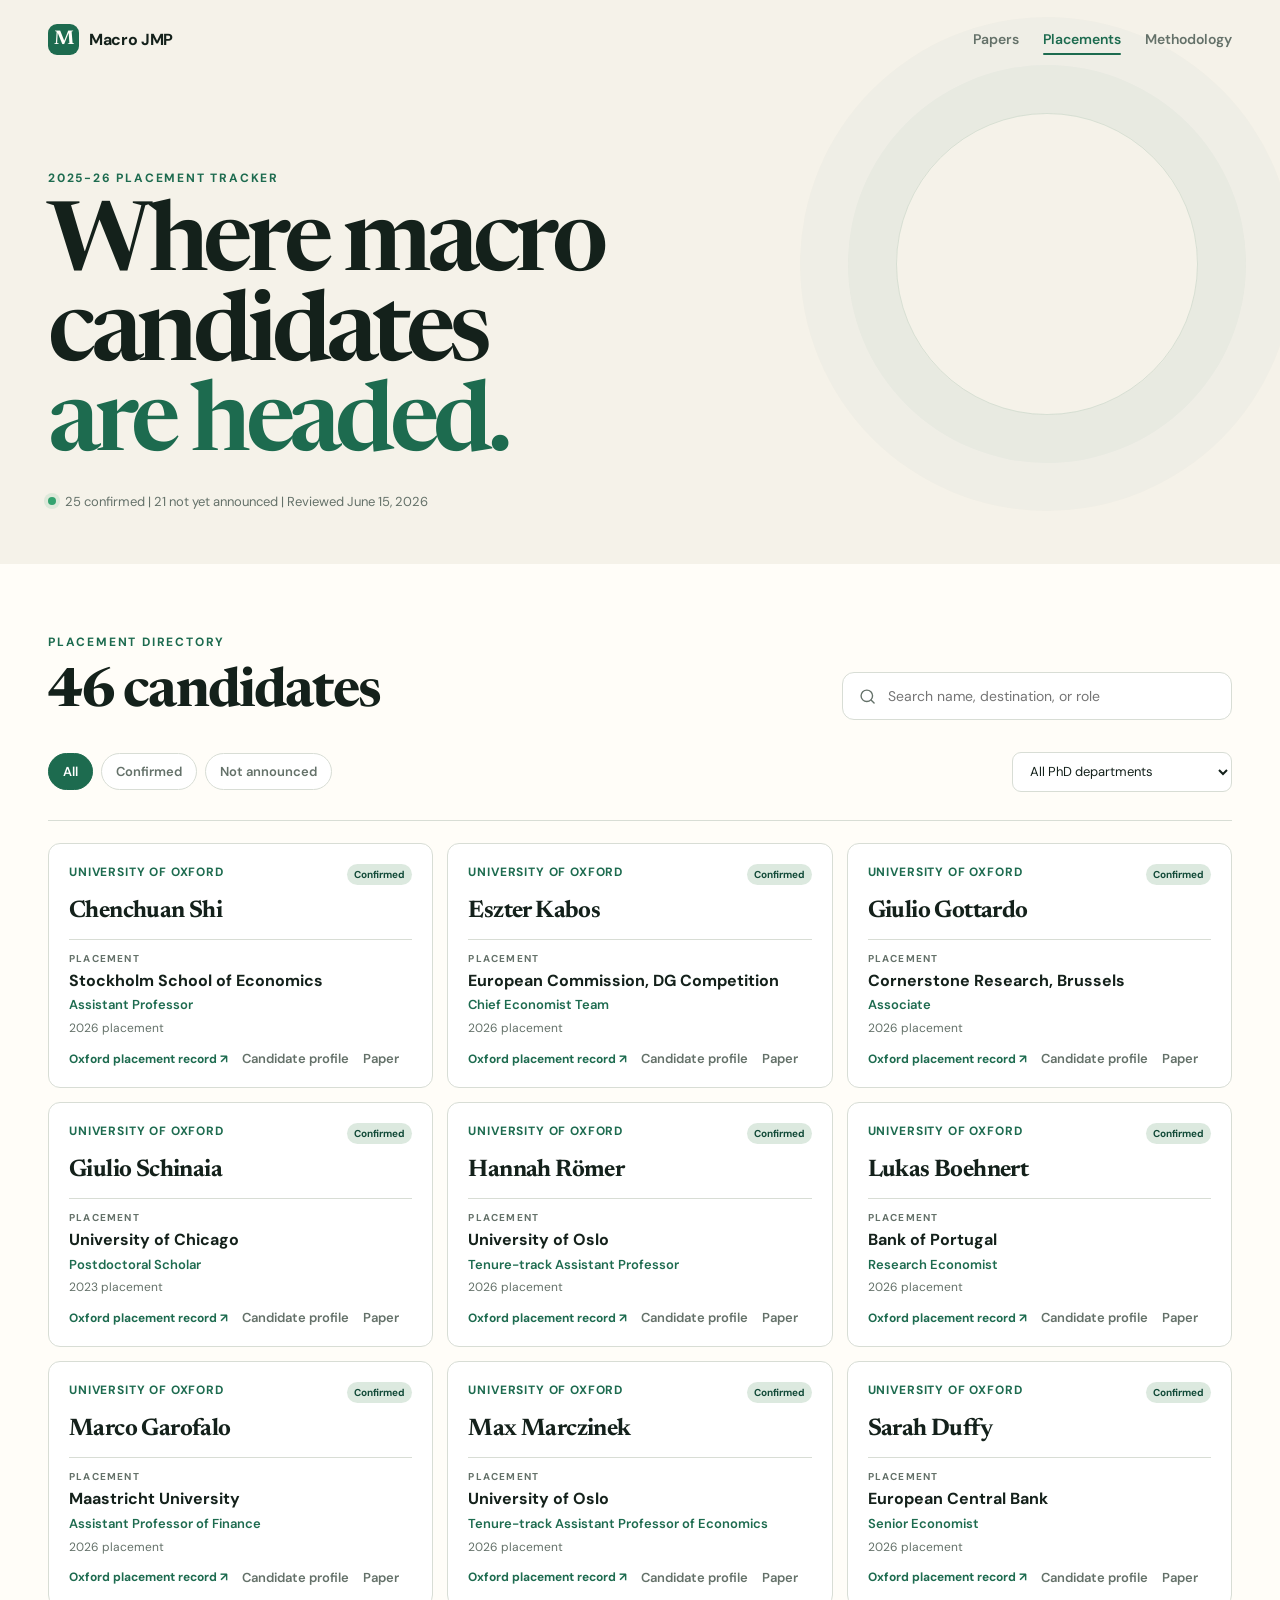
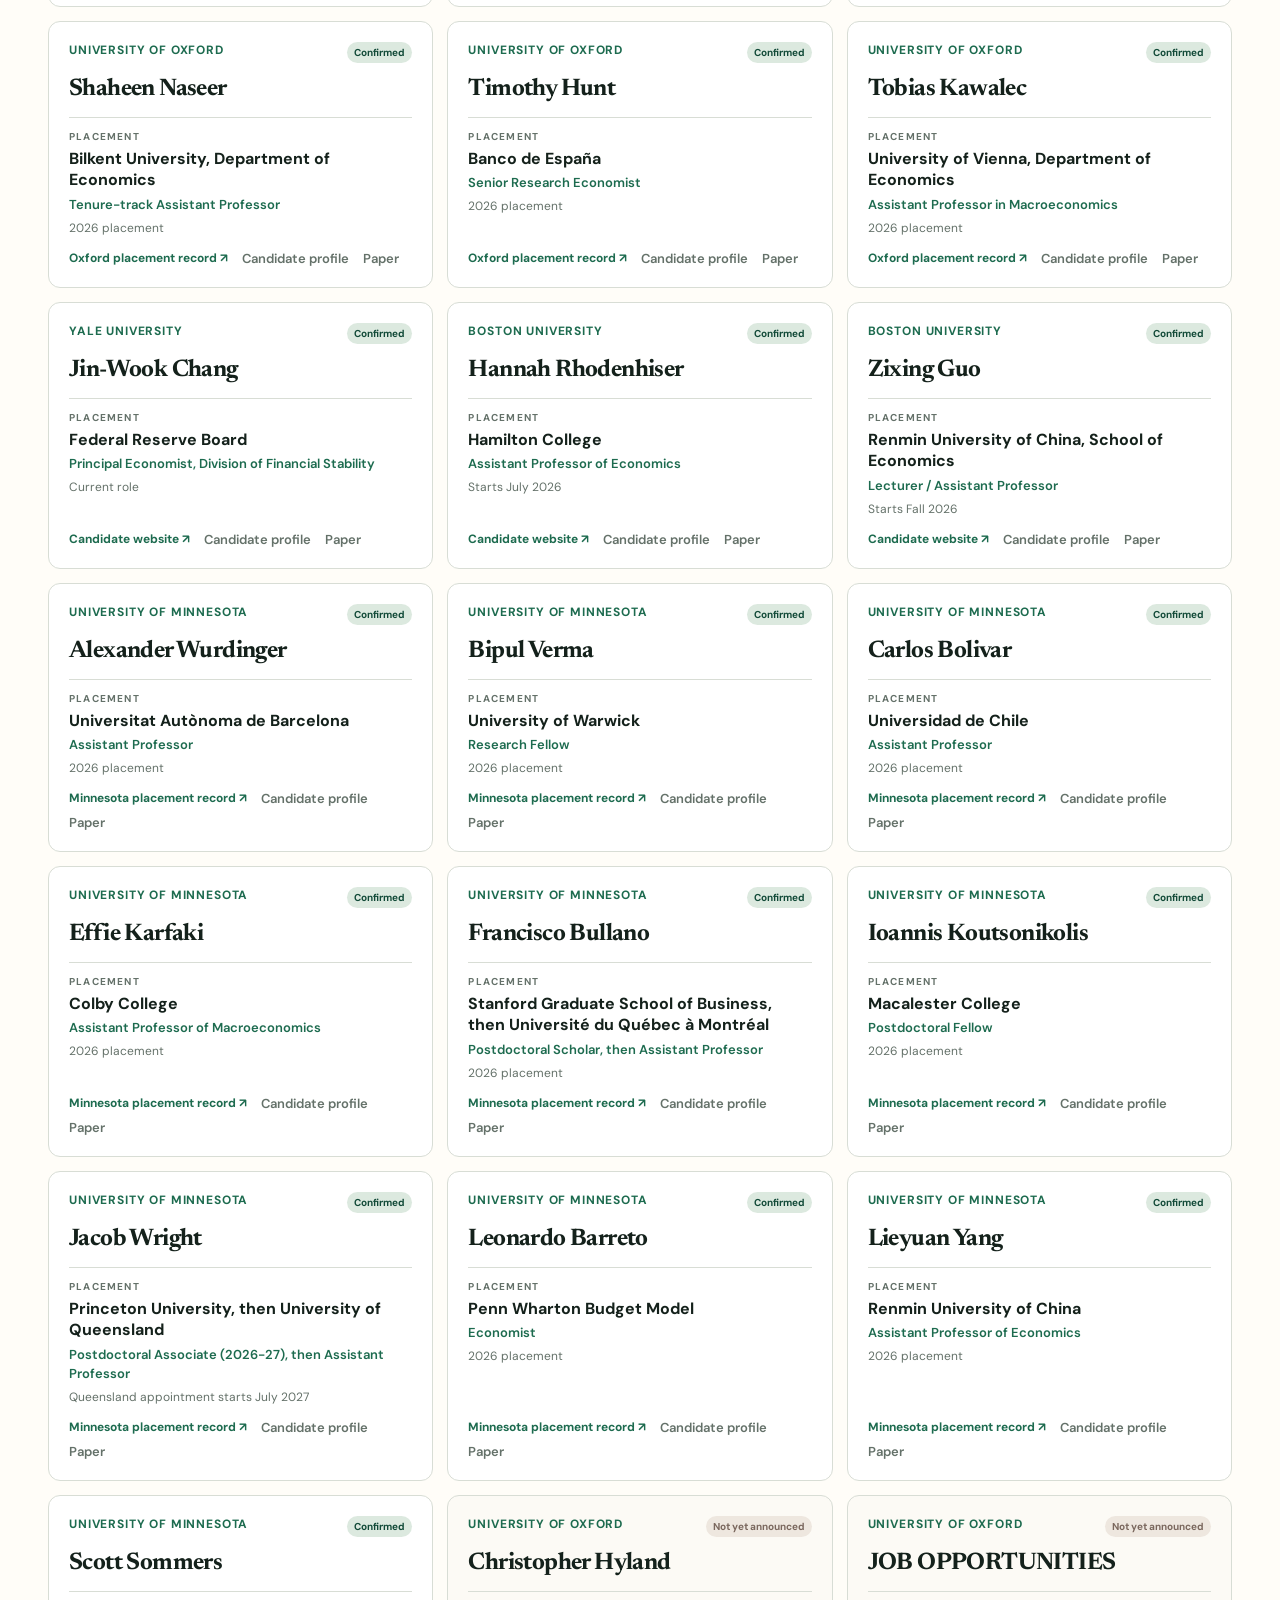
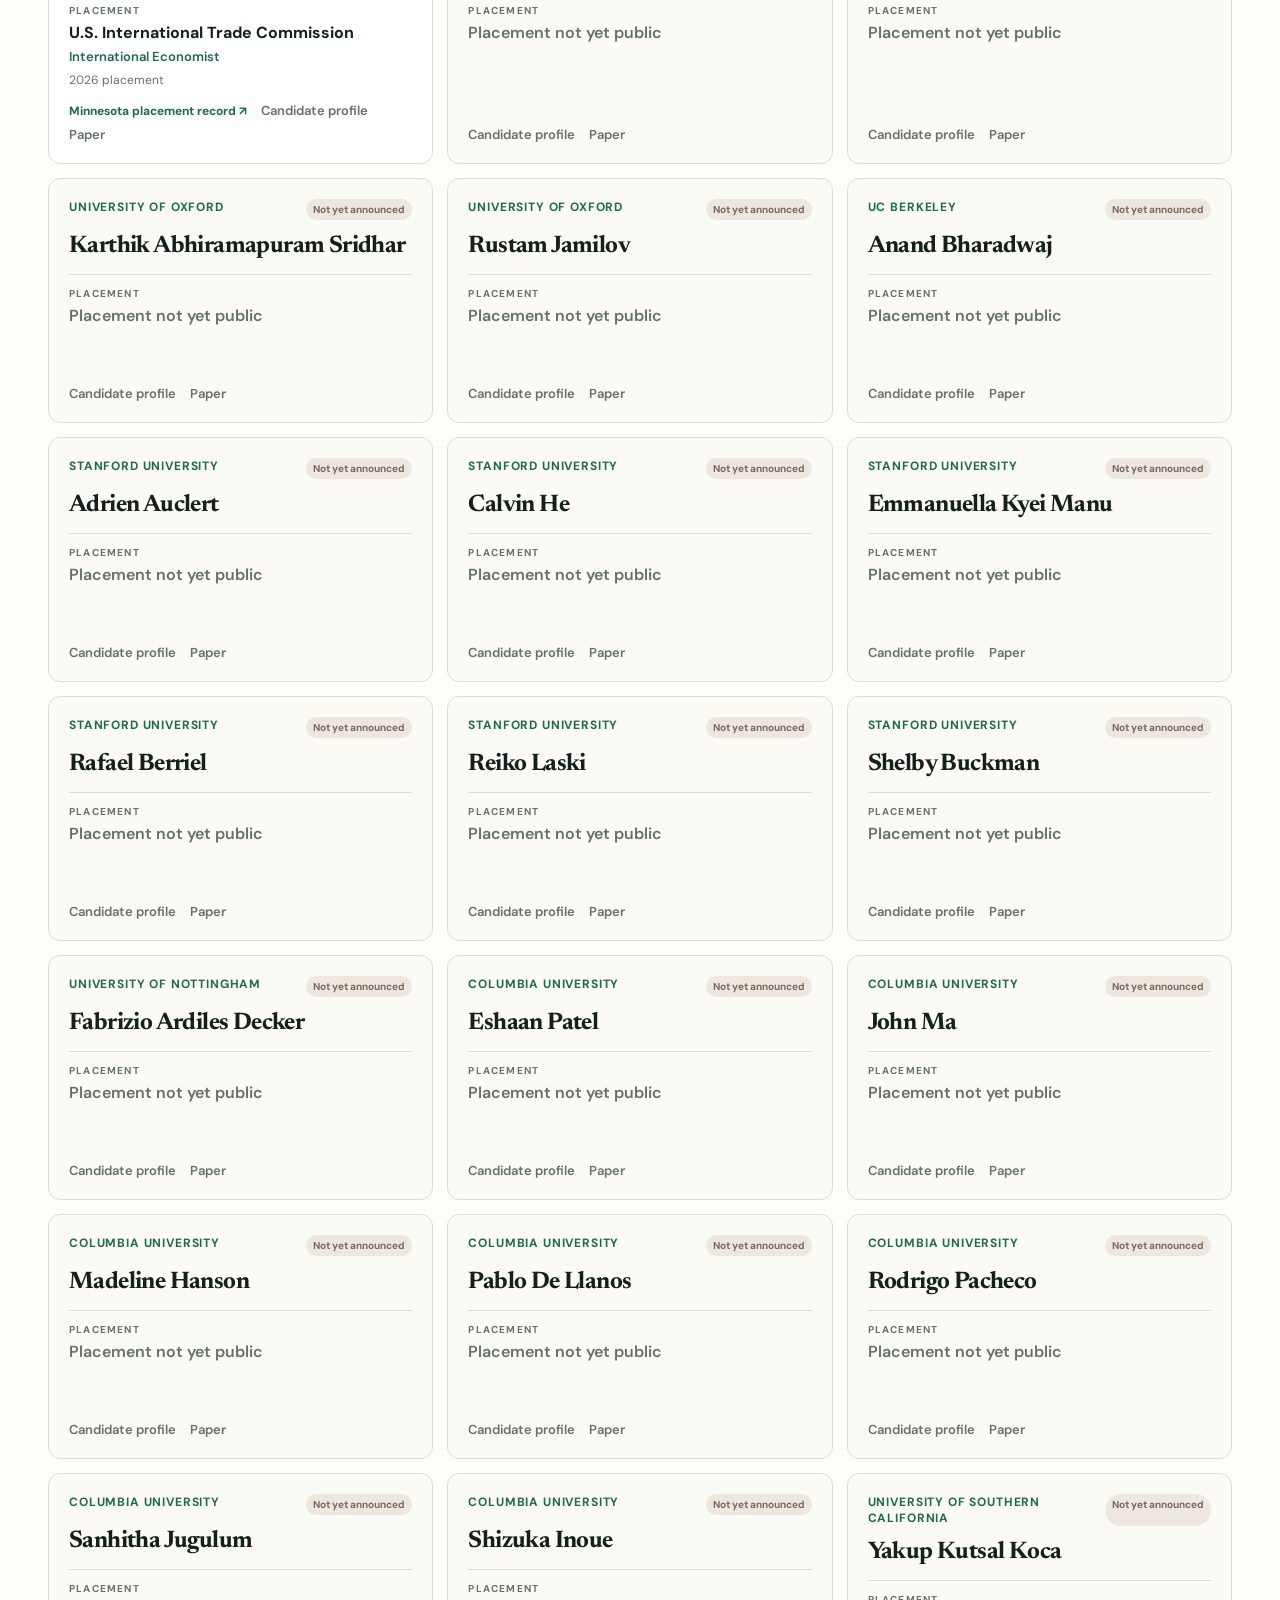
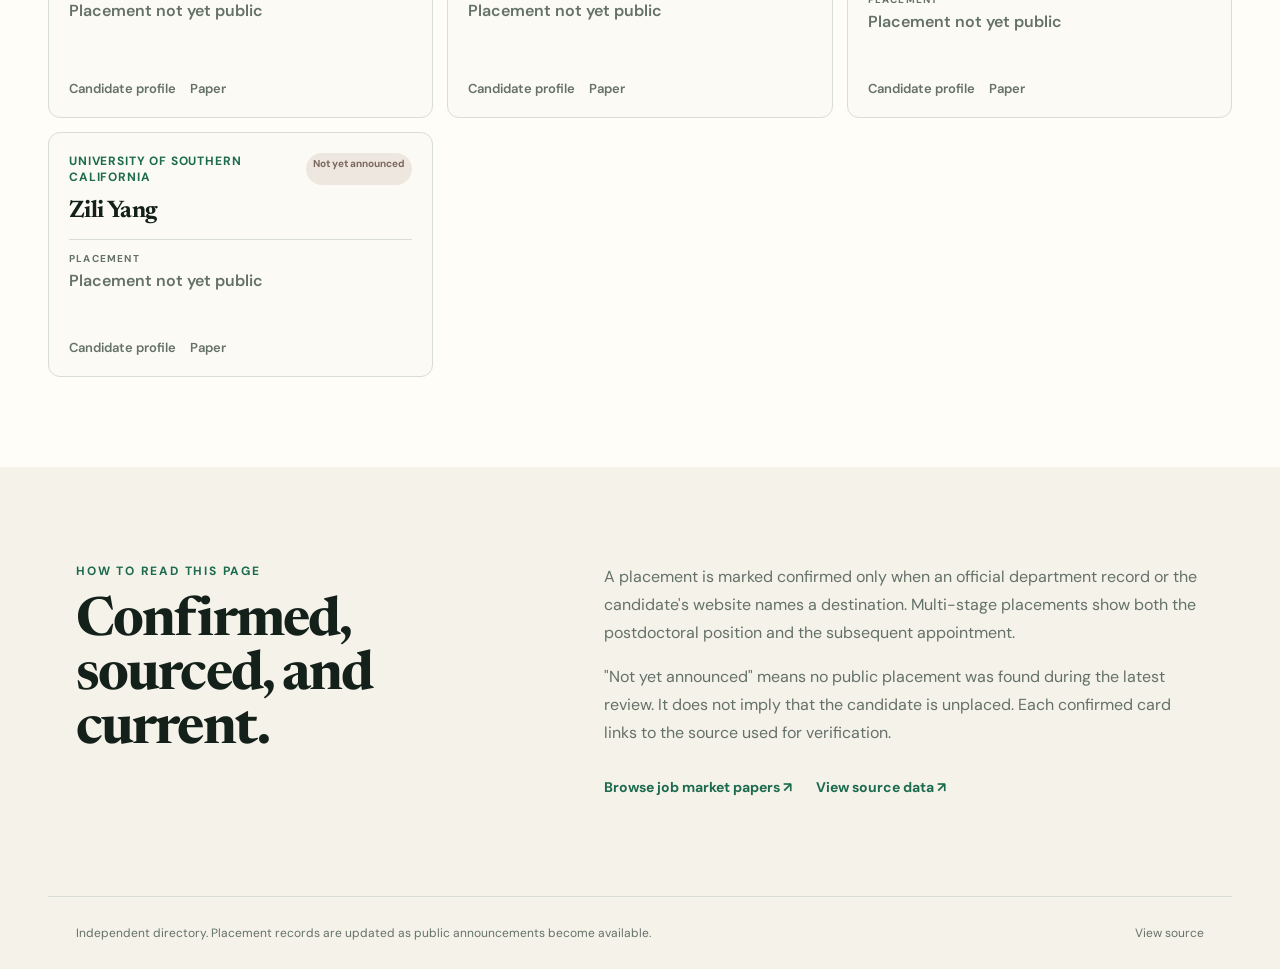
<file: placements.html>
<!doctype html>
<html lang="en">
<head>
  <meta charset="utf-8">
  <meta name="viewport" content="width=device-width, initial-scale=1">
  <meta name="description" content="Confirmed placements for macroeconomics PhD job market candidates from leading US and UK economics departments.">
  <title>Candidate Placements | Macro JMP</title>
  <link rel="preconnect" href="https://fonts.googleapis.com">
  <link rel="preconnect" href="https://fonts.gstatic.com" crossorigin>
  <link href="https://fonts.googleapis.com/css2?family=DM+Sans:wght@400;500;600;700&family=Newsreader:opsz,wght@6..72,600&display=swap" rel="stylesheet">
  <link rel="stylesheet" href="static/styles.css?v=20260615-3">
  <script src="static/placements.js" defer></script>
</head>
<body>
  <header class="site-header">
    <a class="brand" href="./" aria-label="Macro Job Market Papers home">
      <span class="brand-mark">M</span>
      <span>Macro JMP</span>
    </a>
    <nav class="site-nav" aria-label="Primary navigation">
      <a href="./">Papers</a>
      <a href="placements.html" aria-current="page">Placements</a>
      <a href="#methodology">Methodology</a>
    </nav>
  </header>

  <main>
    <section class="hero placement-hero">
      <div class="eyebrow">2025-26 placement tracker</div>
      <h1>Where macro candidates<br><span>are headed.</span></h1>
      <div class="status-line" aria-live="polite">
        <span class="status-dot"></span>
        <span id="placement-summary">Loading placement data...</span>
      </div>
    </section>

    <section class="explorer" aria-labelledby="placements-heading">
      <div class="explorer-heading">
        <div>
          <p class="section-kicker">Placement directory</p>
          <h2 id="placements-heading"><span id="placement-count">0</span> candidates</h2>
        </div>
        <label class="search-box">
          <span class="sr-only">Search candidate placements</span>
          <svg viewBox="0 0 24 24" aria-hidden="true"><path d="m21 21-4.35-4.35m2.35-5.15a7.5 7.5 0 1 1-15 0 7.5 7.5 0 0 1 15 0Z"/></svg>
          <input id="placement-search" type="search" placeholder="Search name, destination, or role">
        </label>
      </div>

      <div class="filters" aria-label="Placement filters">
        <div class="filter-group" role="group" aria-label="Placement status">
          <button class="filter-chip active" type="button" data-status="all">All</button>
          <button class="filter-chip" type="button" data-status="confirmed">Confirmed</button>
          <button class="filter-chip" type="button" data-status="pending">Not announced</button>
        </div>
        <label class="select-wrap">
          <span class="sr-only">Filter by PhD department</span>
          <select id="placement-institution-filter">
            <option value="all">All PhD departments</option>
          </select>
        </label>
      </div>

      <div id="placement-grid" class="placement-grid"></div>
      <div id="placement-empty-state" class="empty-state" hidden>
        <h3>No matching placements</h3>
        <p>Try a broader search or clear a filter.</p>
        <button id="clear-placement-filters" type="button">Clear filters</button>
      </div>
    </section>

    <section id="methodology" class="methodology">
      <div>
        <p class="section-kicker">How to read this page</p>
        <h2>Confirmed, sourced, and current.</h2>
      </div>
      <div class="method-copy">
        <p>A placement is marked confirmed only when an official department record or the candidate's website names a destination. Multi-stage placements show both the postdoctoral position and the subsequent appointment.</p>
        <p>"Not yet announced" means no public placement was found during the latest review. It does not imply that the candidate is unplaced. Each confirmed card links to the source used for verification.</p>
        <div class="source-links">
          <a href="./">Browse job market papers <span>&nearr;</span></a>
          <a href="https://github.com/Souvikecon/econmarket" target="_blank" rel="noopener">View source data <span>&nearr;</span></a>
        </div>
      </div>
    </section>
  </main>

  <footer>
    <p>Independent directory. Placement records are updated as public announcements become available.</p>
    <a href="https://github.com/Souvikecon/econmarket" target="_blank" rel="noopener">View source</a>
  </footer>
</body>
</html>
</file>
<file: static/styles.css>
:root {
  --ink: #14211b;
  --muted: #647169;
  --paper: #f5f2e9;
  --white: #fffdf8;
  --green: #1d6b4f;
  --green-dark: #124a38;
  --green-soft: #dce9df;
  --line: #d8ddd5;
  --orange: #df6b3d;
  --shadow: 0 18px 50px rgba(24, 45, 35, 0.08);
}

* { box-sizing: border-box; }

html { scroll-behavior: smooth; }

body {
  margin: 0;
  color: var(--ink);
  background: var(--paper);
  font-family: "DM Sans", sans-serif;
  -webkit-font-smoothing: antialiased;
}

a { color: inherit; }

.site-header {
  max-width: 1240px;
  height: 78px;
  margin: 0 auto;
  padding: 0 28px;
  display: flex;
  align-items: center;
  justify-content: space-between;
}

.brand {
  display: inline-flex;
  align-items: center;
  gap: 10px;
  color: var(--ink);
  font-weight: 700;
  text-decoration: none;
  letter-spacing: -0.02em;
}

.brand-mark {
  width: 31px;
  height: 31px;
  display: grid;
  place-items: center;
  border-radius: 9px;
  color: var(--white);
  background: var(--green);
  font-family: "Newsreader", serif;
  font-size: 20px;
}

.method-link, .site-nav a {
  color: var(--muted);
  font-size: 14px;
  font-weight: 600;
  text-decoration: none;
}

.site-nav {
  display: flex;
  align-items: center;
  gap: 24px;
}

.site-nav a:hover, .site-nav a[aria-current="page"] { color: var(--green); }
.site-nav a[aria-current="page"] { position: relative; }
.site-nav a[aria-current="page"]::after {
  content: "";
  position: absolute;
  right: 0;
  bottom: -7px;
  left: 0;
  height: 2px;
  border-radius: 2px;
  background: var(--green);
}

.hero {
  max-width: 1240px;
  margin: 0 auto;
  padding: 92px 28px 88px;
  position: relative;
}

.hero::after {
  content: "";
  position: absolute;
  z-index: -1;
  top: 35px;
  right: 5%;
  width: 300px;
  height: 300px;
  border: 1px solid rgba(29, 107, 79, 0.14);
  border-radius: 50%;
  box-shadow: 0 0 0 48px rgba(29, 107, 79, 0.035), 0 0 0 96px rgba(29, 107, 79, 0.025);
}

.eyebrow, .section-kicker {
  margin: 0 0 16px;
  color: var(--green);
  font-size: 12px;
  font-weight: 700;
  letter-spacing: 0.15em;
  text-transform: uppercase;
}

h1, h2, h3, p { margin-top: 0; }

h1 {
  max-width: 850px;
  margin-bottom: 24px;
  font-family: "Newsreader", serif;
  font-size: clamp(54px, 8vw, 96px);
  font-weight: 600;
  line-height: 0.94;
  letter-spacing: -0.055em;
}

h1 span { color: var(--green); }

.hero-copy {
  max-width: 650px;
  margin-bottom: 28px;
  color: var(--muted);
  font-size: clamp(17px, 2vw, 20px);
  line-height: 1.65;
}

.status-line {
  display: flex;
  align-items: center;
  gap: 9px;
  color: var(--muted);
  font-size: 13px;
}

.status-dot {
  width: 8px;
  height: 8px;
  border-radius: 50%;
  background: #33a36f;
  box-shadow: 0 0 0 4px rgba(51, 163, 111, 0.12);
}

.explorer {
  padding: 70px max(28px, calc((100vw - 1184px) / 2)) 90px;
  background: var(--white);
}

.explorer-heading {
  display: flex;
  align-items: end;
  justify-content: space-between;
  gap: 28px;
  margin-bottom: 32px;
}

h2 {
  margin-bottom: 0;
  font-family: "Newsreader", serif;
  font-size: clamp(36px, 5vw, 54px);
  line-height: 1;
  letter-spacing: -0.035em;
}

.search-box {
  width: min(100%, 390px);
  height: 48px;
  display: flex;
  align-items: center;
  gap: 10px;
  padding: 0 15px;
  border: 1px solid var(--line);
  border-radius: 12px;
  background: #fff;
}

.search-box:focus-within { border-color: var(--green); box-shadow: 0 0 0 3px rgba(29, 107, 79, 0.1); }

.search-box svg {
  width: 20px;
  fill: none;
  stroke: var(--muted);
  stroke-linecap: round;
  stroke-width: 1.8;
}

.search-box input {
  width: 100%;
  border: 0;
  outline: 0;
  color: var(--ink);
  background: transparent;
  font: inherit;
  font-size: 14px;
}

.filters {
  display: flex;
  align-items: center;
  justify-content: space-between;
  gap: 20px;
  padding-bottom: 28px;
  border-bottom: 1px solid var(--line);
}

.filter-group { display: flex; gap: 8px; flex-wrap: wrap; }

.select-filters {
  display: flex;
  justify-content: flex-end;
  gap: 8px;
  flex-wrap: wrap;
}

.filter-chip, #clear-filters, #clear-placement-filters {
  padding: 9px 14px;
  border: 1px solid var(--line);
  border-radius: 999px;
  color: var(--muted);
  background: #fff;
  font: inherit;
  font-size: 13px;
  font-weight: 600;
  cursor: pointer;
}

.filter-chip.active {
  color: #fff;
  border-color: var(--green);
  background: var(--green);
}

.select-wrap select {
  max-width: 220px;
  height: 40px;
  padding: 0 34px 0 13px;
  border: 1px solid var(--line);
  border-radius: 9px;
  color: var(--ink);
  background: #fff;
  font: inherit;
  font-size: 13px;
}

.paper-grid {
  display: grid;
  grid-template-columns: repeat(2, minmax(0, 1fr));
  gap: 18px;
  padding-top: 28px;
}

.paper-card {
  min-height: 310px;
  padding: 28px;
  display: flex;
  flex-direction: column;
  border: 1px solid var(--line);
  border-radius: 16px;
  background: #fff;
  transition: transform 180ms ease, box-shadow 180ms ease, border-color 180ms ease;
  align-self: start;
}

.paper-card:hover {
  transform: translateY(-3px);
  border-color: #b9c8bd;
  box-shadow: var(--shadow);
}

.card-top {
  display: flex;
  justify-content: space-between;
  gap: 16px;
  margin-bottom: 30px;
}

.institution {
  color: var(--green);
  font-size: 12px;
  font-weight: 700;
  letter-spacing: 0.07em;
  text-transform: uppercase;
}

.rank {
  flex: 0 0 auto;
  color: var(--muted);
  font-size: 12px;
}

.paper-card h3 {
  margin-bottom: 10px;
  font-family: "Newsreader", serif;
  font-size: 27px;
  line-height: 1.12;
  letter-spacing: -0.025em;
}

.candidate-name {
  margin-bottom: 18px;
  color: var(--muted);
  font-size: 14px;
}

.field-list {
  display: flex;
  flex-wrap: wrap;
  gap: 7px;
  margin-bottom: 18px;
}

.field-tag {
  padding: 5px 9px;
  border-radius: 6px;
  color: var(--green-dark);
  background: var(--green-soft);
  font-size: 11px;
  font-weight: 600;
}

.paper-details {
  margin-bottom: 20px;
  border-top: 1px solid var(--line);
  border-bottom: 1px solid var(--line);
}

.paper-details summary {
  padding: 12px 0;
  display: flex;
  align-items: center;
  justify-content: space-between;
  gap: 12px;
  color: var(--green);
  font-size: 13px;
  font-weight: 700;
  cursor: pointer;
  list-style: none;
}

.paper-details summary::-webkit-details-marker { display: none; }
.paper-details summary span::before { content: "+"; font-size: 18px; font-weight: 500; }
.paper-details[open] summary span::before { content: "-"; }

.abstract-content {
  padding: 2px 0 16px;
  color: var(--muted);
  font-size: 13px;
  line-height: 1.65;
}

.abstract-content p { margin-bottom: 12px; }
.abstract-content a { color: var(--green); font-weight: 700; text-decoration: none; }
.abstract-placement { display: flex; flex-wrap: wrap; gap: 5px; }
.abstract-placement strong { color: var(--ink); }

.card-links {
  margin-top: auto;
  display: flex;
  align-items: center;
  gap: 18px;
}

.paper-link {
  display: inline-flex;
  align-items: center;
  gap: 7px;
  color: #fff;
  background: var(--green);
  padding: 10px 14px;
  border-radius: 9px;
  font-size: 13px;
  font-weight: 700;
  text-decoration: none;
}

.profile-link {
  color: var(--muted);
  font-size: 13px;
  font-weight: 600;
  text-decoration: none;
}

.paper-link:hover { background: var(--green-dark); }
.profile-link:hover { color: var(--green); }

.empty-state {
  margin-top: 28px;
  padding: 80px 24px;
  border: 1px dashed var(--line);
  border-radius: 16px;
  text-align: center;
}

.empty-state h3 { margin-bottom: 8px; font-size: 22px; }
.empty-state p { color: var(--muted); }
#clear-filters { color: #fff; border-color: var(--green); background: var(--green); }

.placement-grid {
  display: grid;
  grid-template-columns: repeat(3, minmax(0, 1fr));
  gap: 14px;
  padding-top: 22px;
}

.placement-card {
  min-height: 245px;
  padding: 20px;
  display: flex;
  flex-direction: column;
  border: 1px solid var(--line);
  border-radius: 12px;
  background: #fff;
  transition: transform 180ms ease, box-shadow 180ms ease, border-color 180ms ease;
}

.placement-card:hover {
  transform: translateY(-3px);
  border-color: #b9c8bd;
  box-shadow: var(--shadow);
}

.placement-card h3 {
  margin-bottom: 14px;
  font-family: "Newsreader", serif;
  font-size: 24px;
  line-height: 1.08;
  letter-spacing: -0.025em;
}

.placement-card .card-top {
  gap: 10px;
  margin-bottom: 14px;
}

.placement-status {
  flex: 0 0 auto;
  padding: 4px 7px;
  border-radius: 999px;
  font-size: 10px;
  font-weight: 700;
}

.placement-status.confirmed { color: var(--green-dark); background: var(--green-soft); }
.placement-status.pending { color: #7a675d; background: #eee7df; }

.placement-detail {
  padding-top: 12px;
  border-top: 1px solid var(--line);
}

.placement-label {
  display: block;
  margin-bottom: 5px;
  color: var(--muted);
  font-size: 10px;
  font-weight: 700;
  letter-spacing: 0.12em;
  text-transform: uppercase;
}

.placement-destination {
  display: block;
  color: var(--ink);
  font-size: 16px;
  line-height: 1.35;
  overflow-wrap: anywhere;
}

.placement-position {
  margin: 5px 0 0;
  color: var(--green);
  font-size: 13px;
  font-weight: 600;
  line-height: 1.45;
  overflow-wrap: anywhere;
}

.placement-timing {
  margin: 5px 0 0;
  color: var(--muted);
  font-size: 12px;
}

.placement-links {
  margin-top: auto;
  padding-top: 14px;
  display: flex;
  align-items: center;
  flex-wrap: wrap;
  gap: 7px 14px;
}

.source-link {
  color: var(--green);
  font-size: 12px;
  font-weight: 700;
  text-decoration: none;
  overflow-wrap: anywhere;
}

.pending-card { background: #fcfaf5; }
.pending-card .placement-destination { color: var(--muted); font-weight: 600; }
#clear-placement-filters { color: #fff; border-color: var(--green); background: var(--green); }

.placement-hero {
  padding-bottom: 54px;
}

.placement-hero h1 {
  margin-bottom: 20px;
}

.methodology {
  max-width: 1184px;
  margin: 0 auto;
  padding: 96px 28px;
  display: grid;
  grid-template-columns: 0.8fr 1.2fr;
  gap: 10vw;
}

.method-copy {
  color: var(--muted);
  font-size: 16px;
  line-height: 1.75;
}

.source-links { display: flex; flex-wrap: wrap; gap: 16px 24px; margin-top: 28px; }
.source-links a { color: var(--green); font-size: 14px; font-weight: 700; text-decoration: none; }

footer {
  max-width: 1184px;
  margin: 0 auto;
  padding: 28px;
  display: flex;
  justify-content: space-between;
  gap: 24px;
  border-top: 1px solid var(--line);
  color: var(--muted);
  font-size: 12px;
}

footer p { margin: 0; }
footer a { text-decoration: none; }

.sr-only {
  position: absolute;
  width: 1px;
  height: 1px;
  padding: 0;
  margin: -1px;
  overflow: hidden;
  clip: rect(0, 0, 0, 0);
  white-space: nowrap;
  border: 0;
}

@media (max-width: 1020px) {
  .placement-grid { grid-template-columns: repeat(2, minmax(0, 1fr)); }
}

@media (max-width: 760px) {
  .site-header { height: 66px; padding-inline: 20px; }
  .site-nav { gap: 14px; }
  .site-nav a { font-size: 12px; }
  .hero { padding: 68px 20px 70px; }
  .hero::after { width: 170px; height: 170px; top: 20px; right: 0; }
  h1 { font-size: clamp(42px, 12vw, 58px); }
  .explorer { padding: 58px 20px 70px; }
  .explorer-heading { align-items: stretch; flex-direction: column; }
  .search-box { width: 100%; }
  .filters { align-items: stretch; flex-direction: column; }
  .select-filters { display: grid; grid-template-columns: 1fr; }
  .select-wrap select { width: 100%; max-width: none; }
  .paper-grid { grid-template-columns: 1fr; }
  .paper-card { min-height: 290px; padding: 24px; }
  .placement-grid { grid-template-columns: 1fr; }
  .placement-card { min-height: 0; padding: 18px; }
  .placement-hero { padding-bottom: 48px; }
  .methodology { grid-template-columns: 1fr; gap: 36px; padding: 70px 20px; }
  footer { margin-inline: 20px; padding-inline: 0; flex-direction: column; }
}

@media (max-width: 360px) {
  .brand > span:last-child { display: none; }
  h1 { font-size: 36px; }
}
</file>
